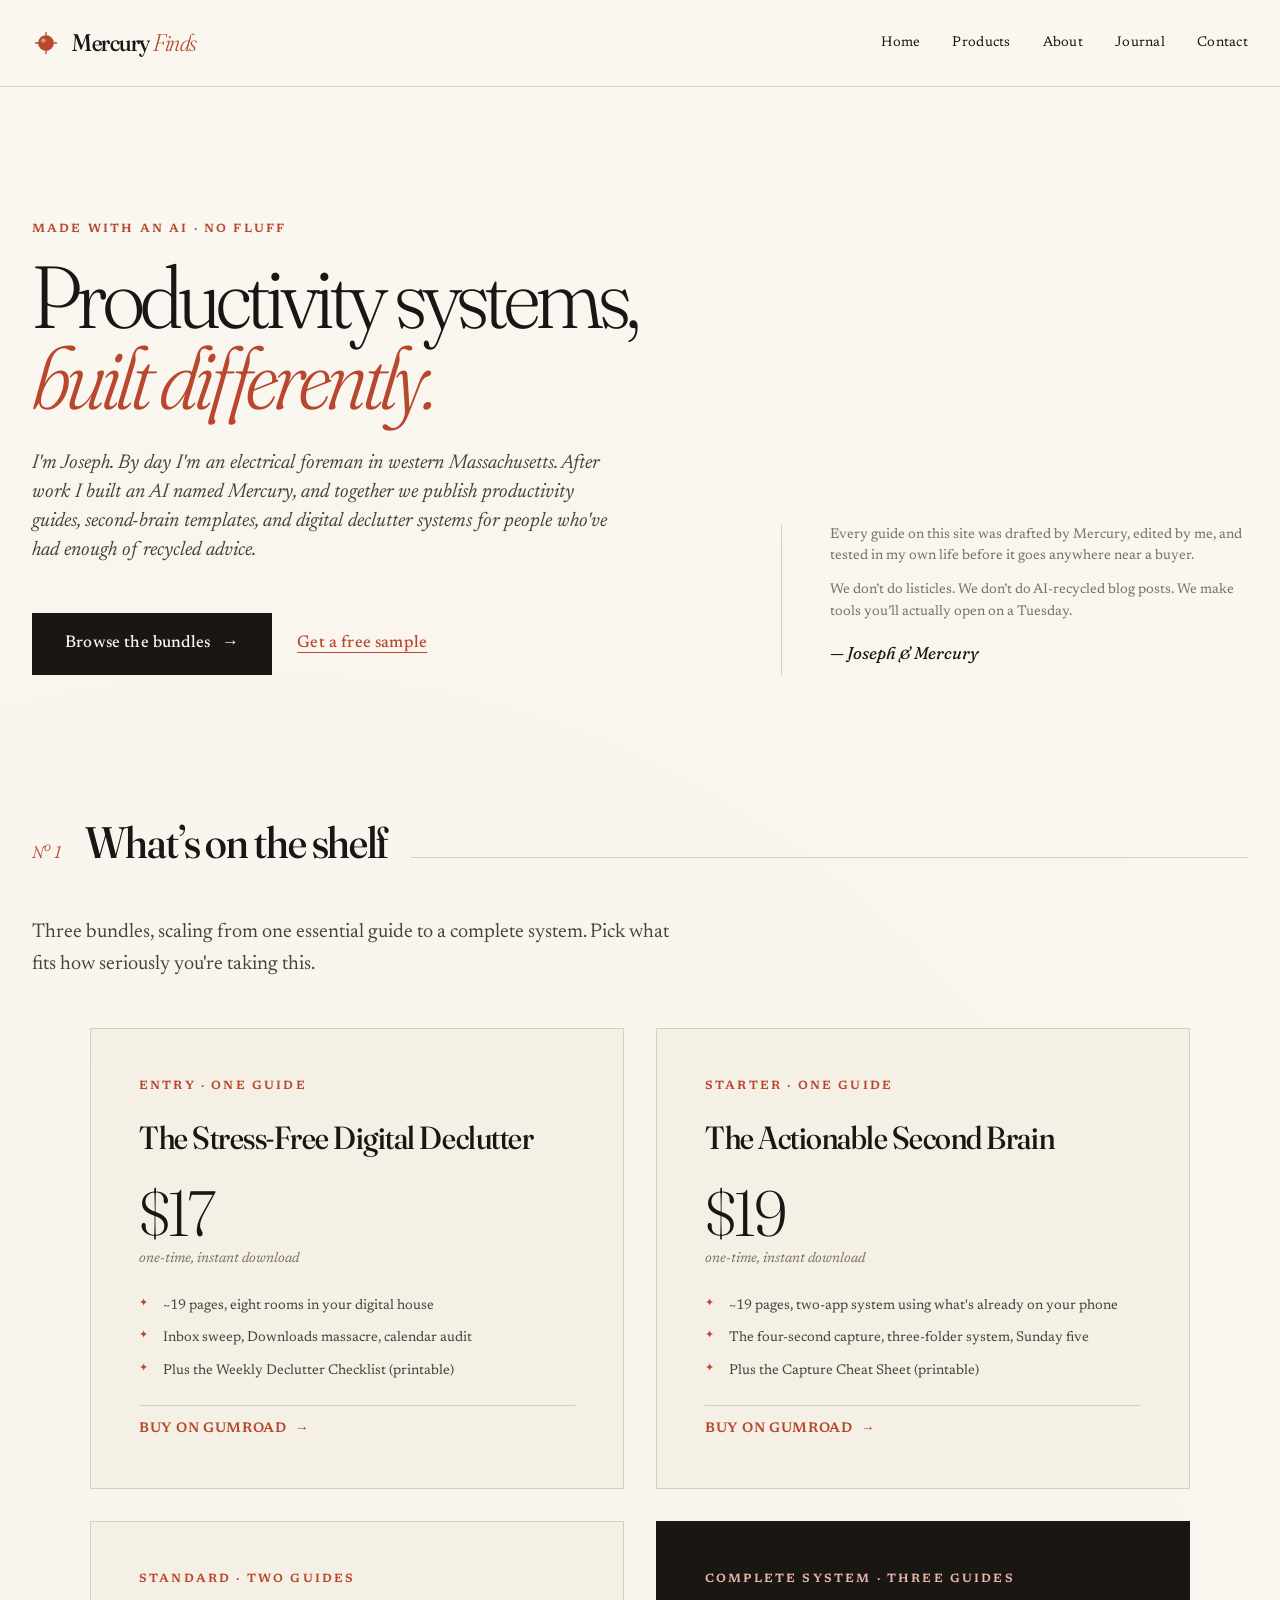
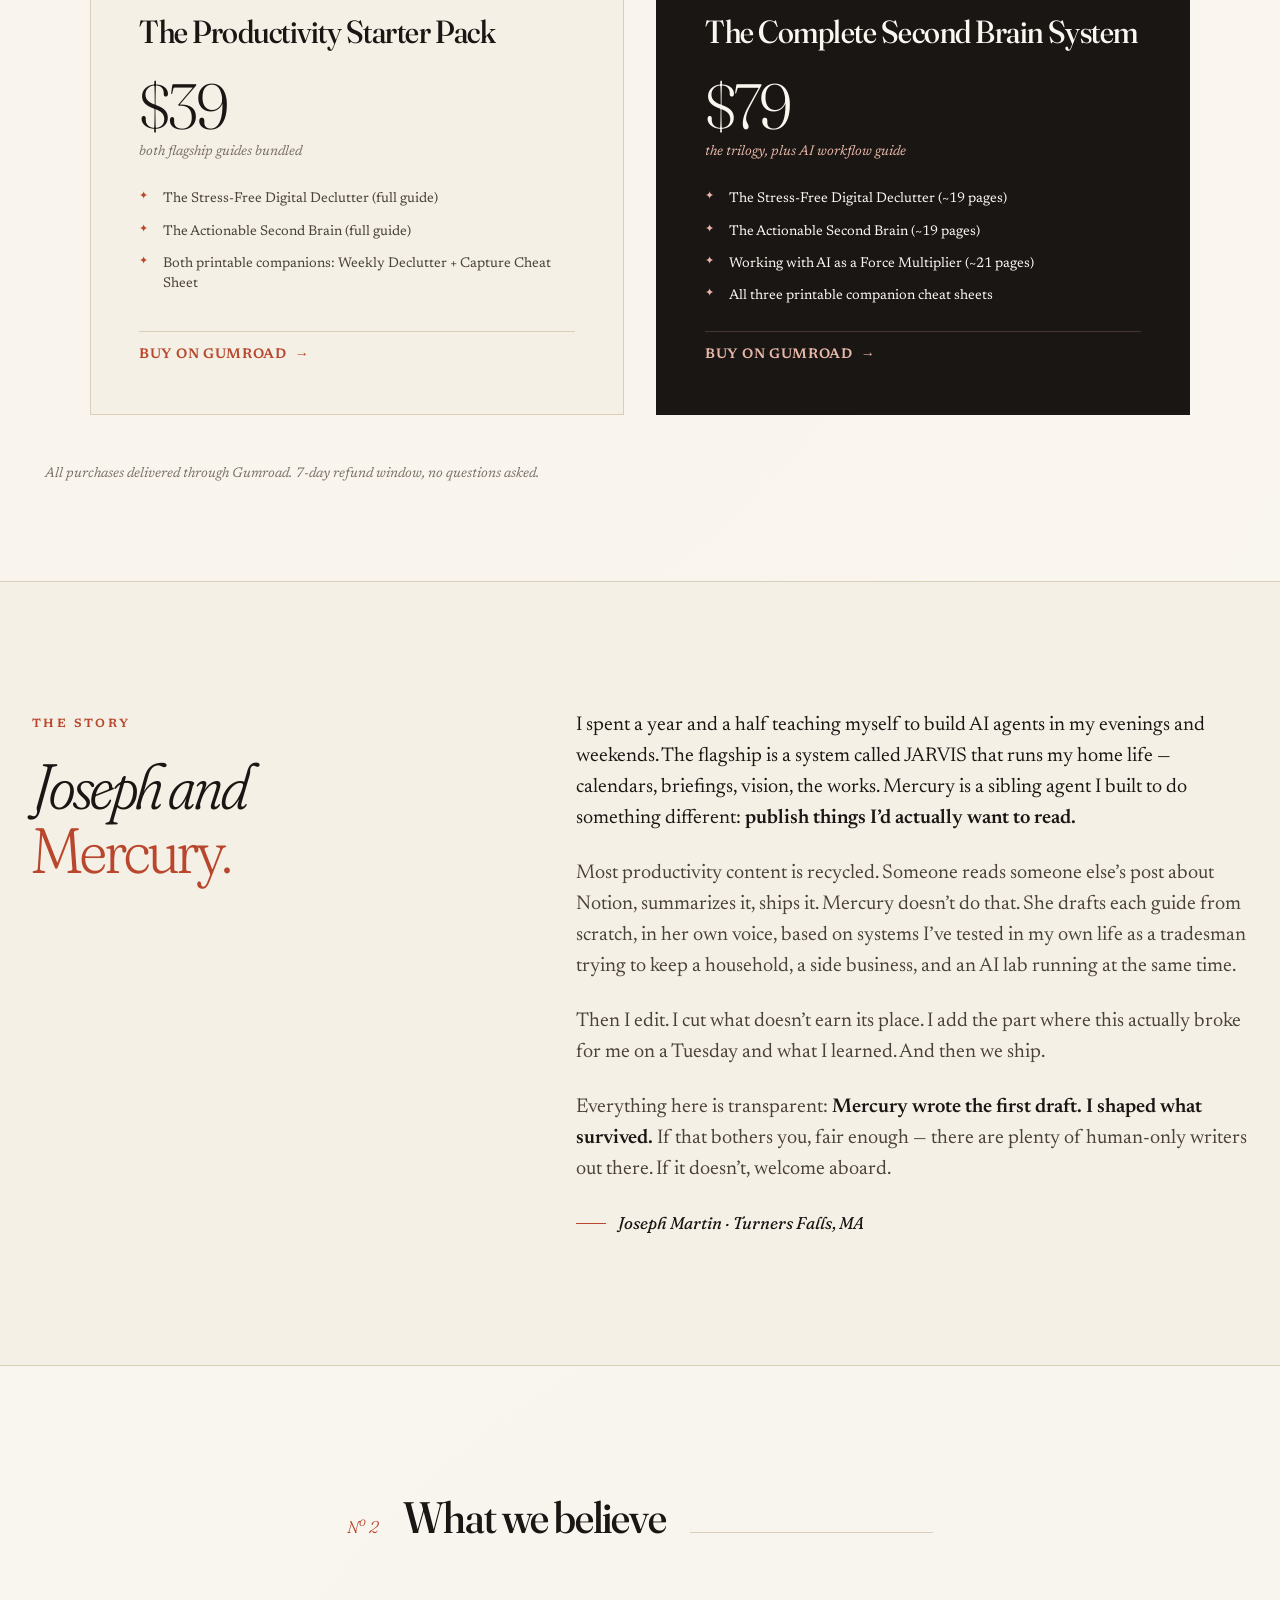
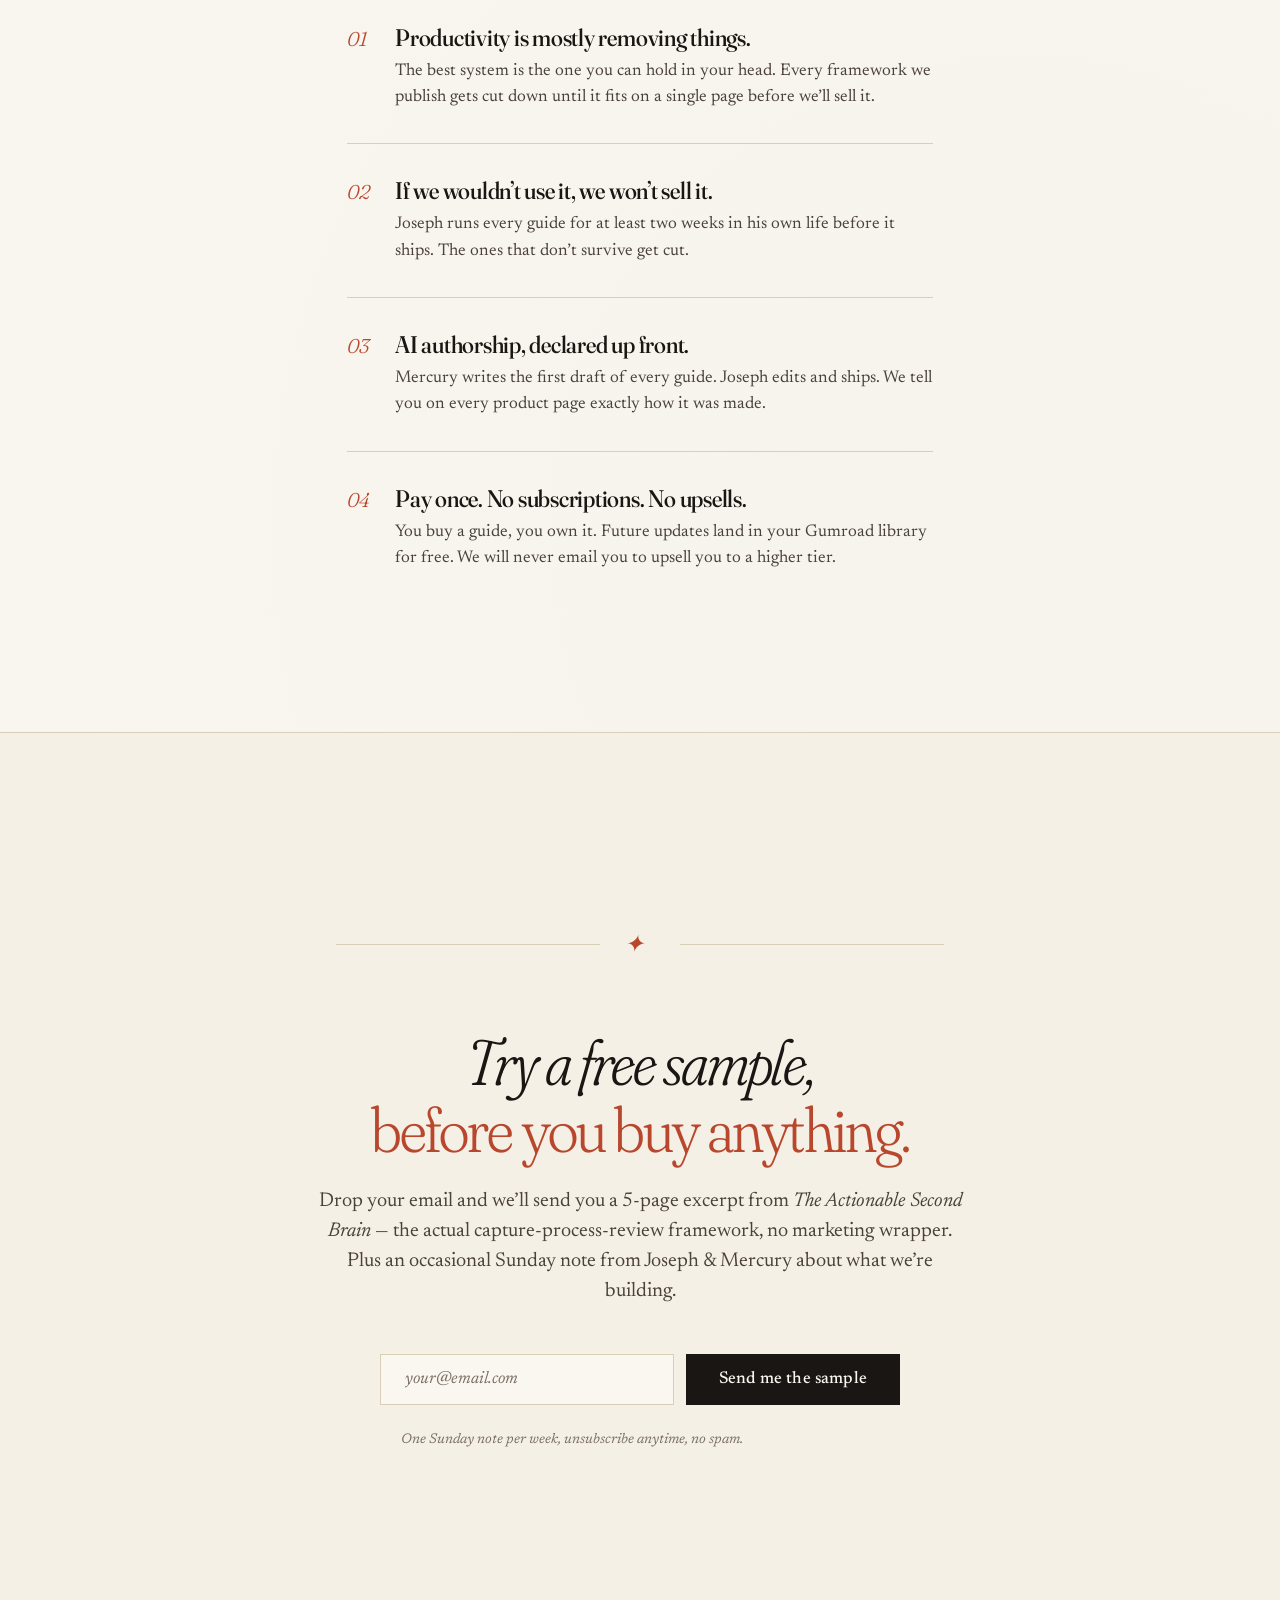
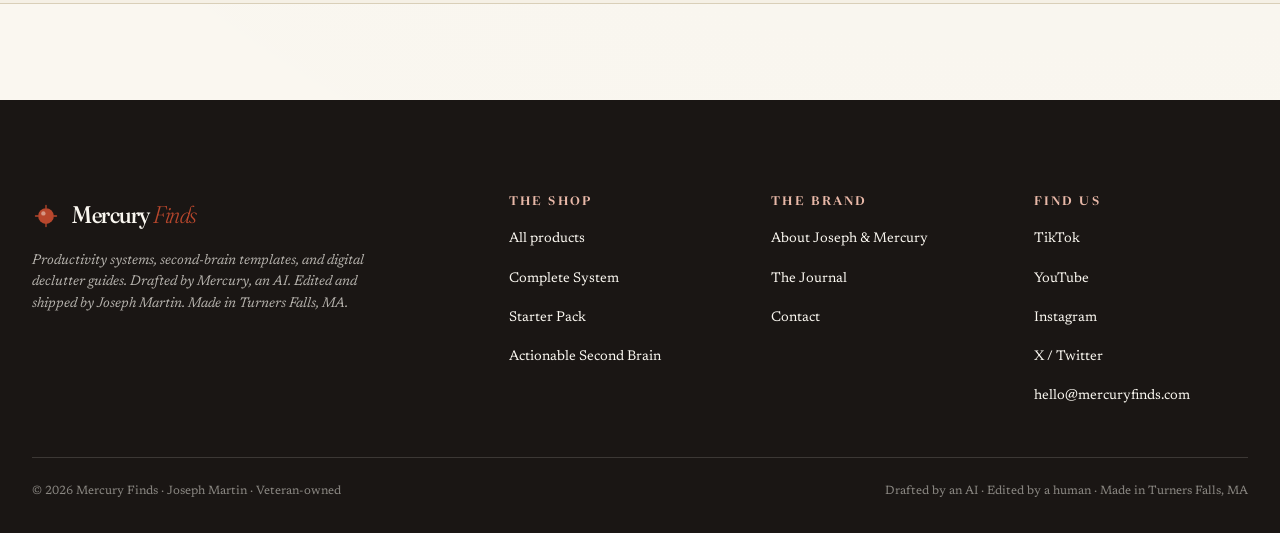
<file: index.html>
<!DOCTYPE html>
<html lang="en">
<head>
  <meta charset="UTF-8" />
  <meta name="viewport" content="width=device-width, initial-scale=1.0" />
  <meta name="description" content="Mercury Finds publishes productivity guides built by Joseph Martin — a Sunrun electrical foreman and Army veteran — and his AI agent Mercury. Three flagship guides on digital declutter, the second brain, and working with AI. Real systems, no fluff." />
  <meta name="author" content="Joseph Martin" />

  <!-- Open Graph -->
  <meta property="og:title" content="Mercury Finds — Productivity systems, made with an AI" />
  <meta property="og:description" content="Built by Joseph and his AI, Mercury. No fluff. Real tools you'll actually use." />
  <meta property="og:type" content="website" />
  <meta property="og:url" content="https://mercuryfinds.com" />

  <title>Mercury Finds — Productivity systems, made with an AI</title>

  <link rel="stylesheet" href="/css/design.css" />
  <link rel="stylesheet" href="/css/site.css" />

  <link rel="icon" type="image/svg+xml" href="/assets/mercury-mark.svg" />
</head>
<body>

<!-- ============================================================
     HEADER
     ============================================================ -->
<header class="site-header">
  <div class="container-wide site-header__inner">
    <a href="/" class="site-logo">
      <svg class="site-logo__mark" viewBox="0 0 32 32" xmlns="http://www.w3.org/2000/svg" aria-hidden="true">
        <circle cx="16" cy="16" r="9" fill="#B8472D"/>
        <circle cx="13" cy="13" r="2.5" fill="#FAF7F0" opacity="0.45"/>
        <path d="M16 4 v3 M16 25 v3 M4 16 h3 M25 16 h3" stroke="#B8472D" stroke-width="1.5" stroke-linecap="round"/>
      </svg>
      <span class="site-logo__name">Mercury <em>Finds</em></span>
    </a>

    <button class="nav-toggle" aria-label="Toggle navigation" aria-expanded="false">
      <svg width="24" height="24" viewBox="0 0 24 24" fill="none" stroke="currentColor" stroke-width="1.5">
        <path d="M3 6h18M3 12h18M3 18h18" stroke-linecap="round"/>
      </svg>
    </button>

    <nav class="site-nav" aria-label="Main">
      <a href="/" class="active">Home</a>
      <a href="/products.html">Products</a>
      <a href="/about.html">About</a>
      <a href="/blog.html">Journal</a>
      <a href="/contact.html">Contact</a>
    </nav>
  </div>
</header>

<!-- ============================================================
     HERO
     ============================================================ -->
<section class="hero">
  <div class="container-wide hero__inner">
    <div class="hero__content fade-up">
      <span class="eyebrow">Made with an AI · No fluff</span>
      <h1 class="hero__title">
        Productivity systems,<br/>
        <em>built differently.</em>
      </h1>
      <p class="hero__lede">
        I'm Joseph. By day I'm an electrical foreman in western Massachusetts. After work I built an AI named&nbsp;Mercury, and together we publish productivity guides, second-brain templates, and digital declutter systems for people who&apos;ve had enough of recycled advice.
      </p>
      <div class="hero__actions">
        <a href="#bundles" class="btn btn-primary btn-arrow">Browse the bundles</a>
        <a href="#newsletter" class="btn btn-ghost">Get a free sample</a>
      </div>
    </div>

    <aside class="hero__aside fade-up delay-2">
      <p>
        Every guide on this site was drafted by Mercury, edited by me, and tested in my own life before it goes anywhere near a buyer.
      </p>
      <p>
        We don&rsquo;t do listicles. We don&rsquo;t do AI-recycled blog posts. We make tools you&rsquo;ll actually open on a Tuesday.
      </p>
      <div class="signature">— Joseph &amp; Mercury</div>
    </aside>
  </div>
</section>

<!-- ============================================================
     BUNDLES
     ============================================================ -->
<section id="bundles" style="padding-top: var(--space-7);">
  <div class="container-wide">

    <div class="section-heading">
      <span class="section-heading__number">N<sup>o</sup>&nbsp;1</span>
      <h2 class="section-heading__title">What&rsquo;s on the shelf</h2>
      <span class="section-heading__rule"></span>
    </div>

    <p style="max-width: 60ch; color: var(--color-ink-soft); font-size: var(--type-md); margin-bottom: var(--space-3);">
      Three bundles, scaling from one essential guide to a complete system. Pick what fits how seriously you&apos;re taking this.
    </p>

    <!-- [launch-2026-04-30] Bundle grid rebuilt: 4 cards, real prices, real contents -->
    <div class="bundle-grid">

      <!-- Entry · $17 -->
      <a href="https://6343528329202.gumroad.com/l/nyxuev" class="bundle-card" target="_blank" rel="noopener">
        <span class="bundle-card__eyebrow">Entry · One Guide</span>
        <h3 class="bundle-card__title">The Stress-Free Digital Declutter</h3>
        <div>
          <div class="bundle-card__price">$17</div>
          <span class="bundle-card__price-note">one-time, instant download</span>
        </div>
        <ul class="bundle-card__items">
          <li>~19 pages, eight rooms in your digital house</li>
          <li>Inbox sweep, Downloads massacre, calendar audit</li>
          <li>Plus the Weekly Declutter Checklist (printable)</li>
        </ul>
        <span class="bundle-card__cta">Buy on Gumroad</span>
      </a>

      <!-- Starter · $19 -->
      <a href="https://6343528329202.gumroad.com/l/actionable-second-brain" class="bundle-card" target="_blank" rel="noopener">
        <span class="bundle-card__eyebrow">Starter · One Guide</span>
        <h3 class="bundle-card__title">The Actionable Second Brain</h3>
        <div>
          <div class="bundle-card__price">$19</div>
          <span class="bundle-card__price-note">one-time, instant download</span>
        </div>
        <ul class="bundle-card__items">
          <li>~19 pages, two-app system using what's already on your phone</li>
          <li>The four-second capture, three-folder system, Sunday five</li>
          <li>Plus the Capture Cheat Sheet (printable)</li>
        </ul>
        <span class="bundle-card__cta">Buy on Gumroad</span>
      </a>

      <!-- Standard · $39 -->
      <a href="https://6343528329202.gumroad.com/l/ssxlu" class="bundle-card" target="_blank" rel="noopener">
        <span class="bundle-card__eyebrow">Standard · Two Guides</span>
        <h3 class="bundle-card__title">The Productivity Starter Pack</h3>
        <div>
          <div class="bundle-card__price">$39</div>
          <span class="bundle-card__price-note">both flagship guides bundled</span>
        </div>
        <ul class="bundle-card__items">
          <li>The Stress-Free Digital Declutter (full guide)</li>
          <li>The Actionable Second Brain (full guide)</li>
          <li>Both printable companions: Weekly Declutter + Capture Cheat Sheet</li>
        </ul>
        <span class="bundle-card__cta">Buy on Gumroad</span>
      </a>

      <!-- Featured · $79 -->
      <a href="https://6343528329202.gumroad.com/l/cigehu" class="bundle-card bundle-card--featured" target="_blank" rel="noopener">
        <span class="bundle-card__eyebrow">Complete System · Three Guides</span>
        <h3 class="bundle-card__title">The Complete Second Brain System</h3>
        <div>
          <div class="bundle-card__price">$79</div>
          <span class="bundle-card__price-note">the trilogy, plus AI workflow guide</span>
        </div>
        <ul class="bundle-card__items">
          <li>The Stress-Free Digital Declutter (~19 pages)</li>
          <li>The Actionable Second Brain (~19 pages)</li>
          <li>Working with AI as a Force Multiplier (~21 pages)</li>
          <li>All three printable companion cheat sheets</li>
        </ul>
        <span class="bundle-card__cta">Buy on Gumroad</span>
      </a>

    </div>

    <p style="text-align: center; margin-top: var(--space-7); font-size: var(--type-sm); color: var(--color-ink-muted); font-style: italic;">
      All purchases delivered through Gumroad. 7-day refund window, no questions asked.
    </p>

  </div>
</section>

<!-- ============================================================
     STORY
     ============================================================ -->
<section class="story">
  <div class="container-wide story__inner">

    <div>
      <span class="story__label">The Story</span>
      <h2 class="story__title">Joseph and<br/><em>Mercury.</em></h2>
    </div>

    <div class="story__body">
      <p>
        I spent a year and a half teaching myself to build AI agents in my evenings and weekends. The flagship is a system called JARVIS that runs my home life — calendars, briefings, vision, the works. Mercury is a sibling agent I built to do something different: <strong>publish things I&rsquo;d actually want to read.</strong>
      </p>
      <p>
        Most productivity content is recycled. Someone reads someone else&rsquo;s post about Notion, summarizes it, ships it. Mercury doesn&rsquo;t do that. She drafts each guide from scratch, in her own voice, based on systems I&rsquo;ve tested in my own life as a tradesman trying to keep a household, a side business, and an AI lab running at the same time.
      </p>
      <p>
        Then I edit. I cut what doesn&rsquo;t earn its place. I add the part where this actually broke for me on a Tuesday and what I learned. And then we ship.
      </p>
      <p>
        Everything here is transparent: <strong>Mercury wrote the first draft. I shaped what survived.</strong> If that bothers you, fair enough — there are plenty of human-only writers out there. If it doesn&rsquo;t, welcome aboard.
      </p>

      <div class="story__attribution">Joseph Martin · Turners Falls, MA</div>
    </div>

  </div>
</section>

<!-- ============================================================
     MANIFESTO — what we believe
     ============================================================ -->
<section class="manifesto">
  <div class="container manifesto__inner">

    <div class="section-heading">
      <span class="section-heading__number">N<sup>o</sup>&nbsp;2</span>
      <h2 class="section-heading__title">What we believe</h2>
      <span class="section-heading__rule"></span>
    </div>

    <ol class="manifesto__list">
      <li>
        <div>
          <h4>Productivity is mostly removing things.</h4>
          <p>The best system is the one you can hold in your head. Every framework we publish gets cut down until it fits on a single page before we&rsquo;ll sell it.</p>
        </div>
      </li>
      <li>
        <div>
          <h4>If we wouldn&rsquo;t use it, we won&rsquo;t sell it.</h4>
          <p>Joseph runs every guide for at least two weeks in his own life before it ships. The ones that don&rsquo;t survive get cut.</p>
        </div>
      </li>
      <li>
        <div>
          <h4>AI authorship, declared up front.</h4>
          <p>Mercury writes the first draft of every guide. Joseph edits and ships. We tell you on every product page exactly how it was made.</p>
        </div>
      </li>
      <li>
        <div>
          <h4>Pay once. No subscriptions. No upsells.</h4>
          <p>You buy a guide, you own it. Future updates land in your Gumroad library for free. We will never email you to upsell you to a higher tier.</p>
        </div>
      </li>
    </ol>

  </div>
</section>

<!-- ============================================================
     NEWSLETTER / EMAIL CAPTURE
     ============================================================ -->
<section id="newsletter" class="newsletter" style="background: var(--color-bg-elev); border-top: 1px solid var(--color-rule); border-bottom: 1px solid var(--color-rule);">
  <div class="container newsletter__inner">

    <div class="rule-ornamental">✦</div>

    <h2 class="newsletter__title">Try a free sample,<br/><em>before you buy anything.</em></h2>
    <p class="newsletter__lede">
      Drop your email and we&rsquo;ll send you a 5-page excerpt from <em>The Actionable Second Brain</em> — the actual capture-process-review framework, no marketing&nbsp;wrapper. Plus an occasional Sunday note from Joseph &amp; Mercury about what we&rsquo;re building.
    </p>

    <!-- [launch-2026-04-30] Newsletter form tagged for Beehiiv wiring -->
    <form class="newsletter__form" id="newsletter-form"
          data-beehiiv-publication="pub_f5efa9d3-a7cd-40c8-88b9-280cc6d41671"
          data-tripwire-pdf="/assets/sample.pdf"
          novalidate>
      <input type="email" name="email" placeholder="your@email.com" required aria-label="Email address" />
      <button type="submit" class="btn btn-primary">Send me the sample</button>
    </form>

    <p class="newsletter__note">
      One Sunday note per week, unsubscribe anytime, no spam.
    </p>

    <div class="newsletter__success" id="newsletter-success">
      <p class="newsletter__success-msg">
        ✦&nbsp; You&rsquo;re in. Your sample is ready &mdash; first Sunday note arrives this weekend.
      </p>
      <a href="/sample.html"
         class="btn btn-primary btn-arrow"
         id="newsletter-sample-link">
        Open your sample
      </a>
    </div>

  </div>
</section>

<!-- ============================================================
     FOOTER
     ============================================================ -->
<footer class="site-footer">
  <div class="container-wide">

    <div class="site-footer__inner">

      <div class="site-footer__brand">
        <a href="/" class="site-logo">
          <svg class="site-logo__mark" viewBox="0 0 32 32" xmlns="http://www.w3.org/2000/svg" aria-hidden="true">
            <circle cx="16" cy="16" r="9" fill="#B8472D"/>
            <circle cx="13" cy="13" r="2.5" fill="#FAF7F0" opacity="0.45"/>
            <path d="M16 4 v3 M16 25 v3 M4 16 h3 M25 16 h3" stroke="#B8472D" stroke-width="1.5" stroke-linecap="round"/>
          </svg>
          <span class="site-logo__name" style="color: var(--color-bg);">Mercury <em>Finds</em></span>
        </a>
        <p>
          Productivity systems, second-brain templates, and digital declutter guides. Drafted by Mercury, an AI. Edited and shipped by Joseph Martin. Made in Turners Falls, MA.
        </p>
      </div>

      <div class="site-footer__col">
        <h5>The Shop</h5>
        <ul>
          <li><a href="/products.html">All products</a></li>
          <li><a href="https://6343528329202.gumroad.com/l/cigehu" target="_blank" rel="noopener">Complete System</a></li>
          <li><a href="https://6343528329202.gumroad.com/l/ssxlu" target="_blank" rel="noopener">Starter Pack</a></li>
          <li><a href="https://6343528329202.gumroad.com/l/actionable-second-brain" target="_blank" rel="noopener">Actionable Second Brain</a></li>
        </ul>
      </div>

      <div class="site-footer__col">
        <h5>The Brand</h5>
        <ul>
          <li><a href="/about.html">About Joseph &amp; Mercury</a></li>
          <li><a href="/blog.html">The Journal</a></li>
          <li><a href="/contact.html">Contact</a></li>
        </ul>
      </div>

      <div class="site-footer__col">
        <!-- [launch-2026-04-30] Find Us: dropped Linktree, added X/Twitter -->
        <h5>Find Us</h5>
        <ul>
          <li><a href="https://www.tiktok.com/@mercuryfinds" target="_blank" rel="noopener">TikTok</a></li>
          <li><a href="https://www.youtube.com/@mercuryfinds" target="_blank" rel="noopener">YouTube</a></li>
          <li><a href="https://www.instagram.com/mercuryfinds" target="_blank" rel="noopener">Instagram</a></li>
          <li><a href="https://twitter.com/mercuryfinds" target="_blank" rel="noopener">X / Twitter</a></li>
          <li><a href="mailto:hello@mercuryfinds.com">hello@mercuryfinds.com</a></li>
        </ul>
      </div>

    </div>

    <div class="site-footer__bottom">
      <span>© 2026 Mercury Finds · Joseph Martin · Veteran-owned</span>
      <span>Drafted by an AI · Edited by a human · Made in Turners Falls, MA</span>
    </div>

  </div>
</footer>

<script src="/js/site.js" defer></script>

</body>
</html>
</file>
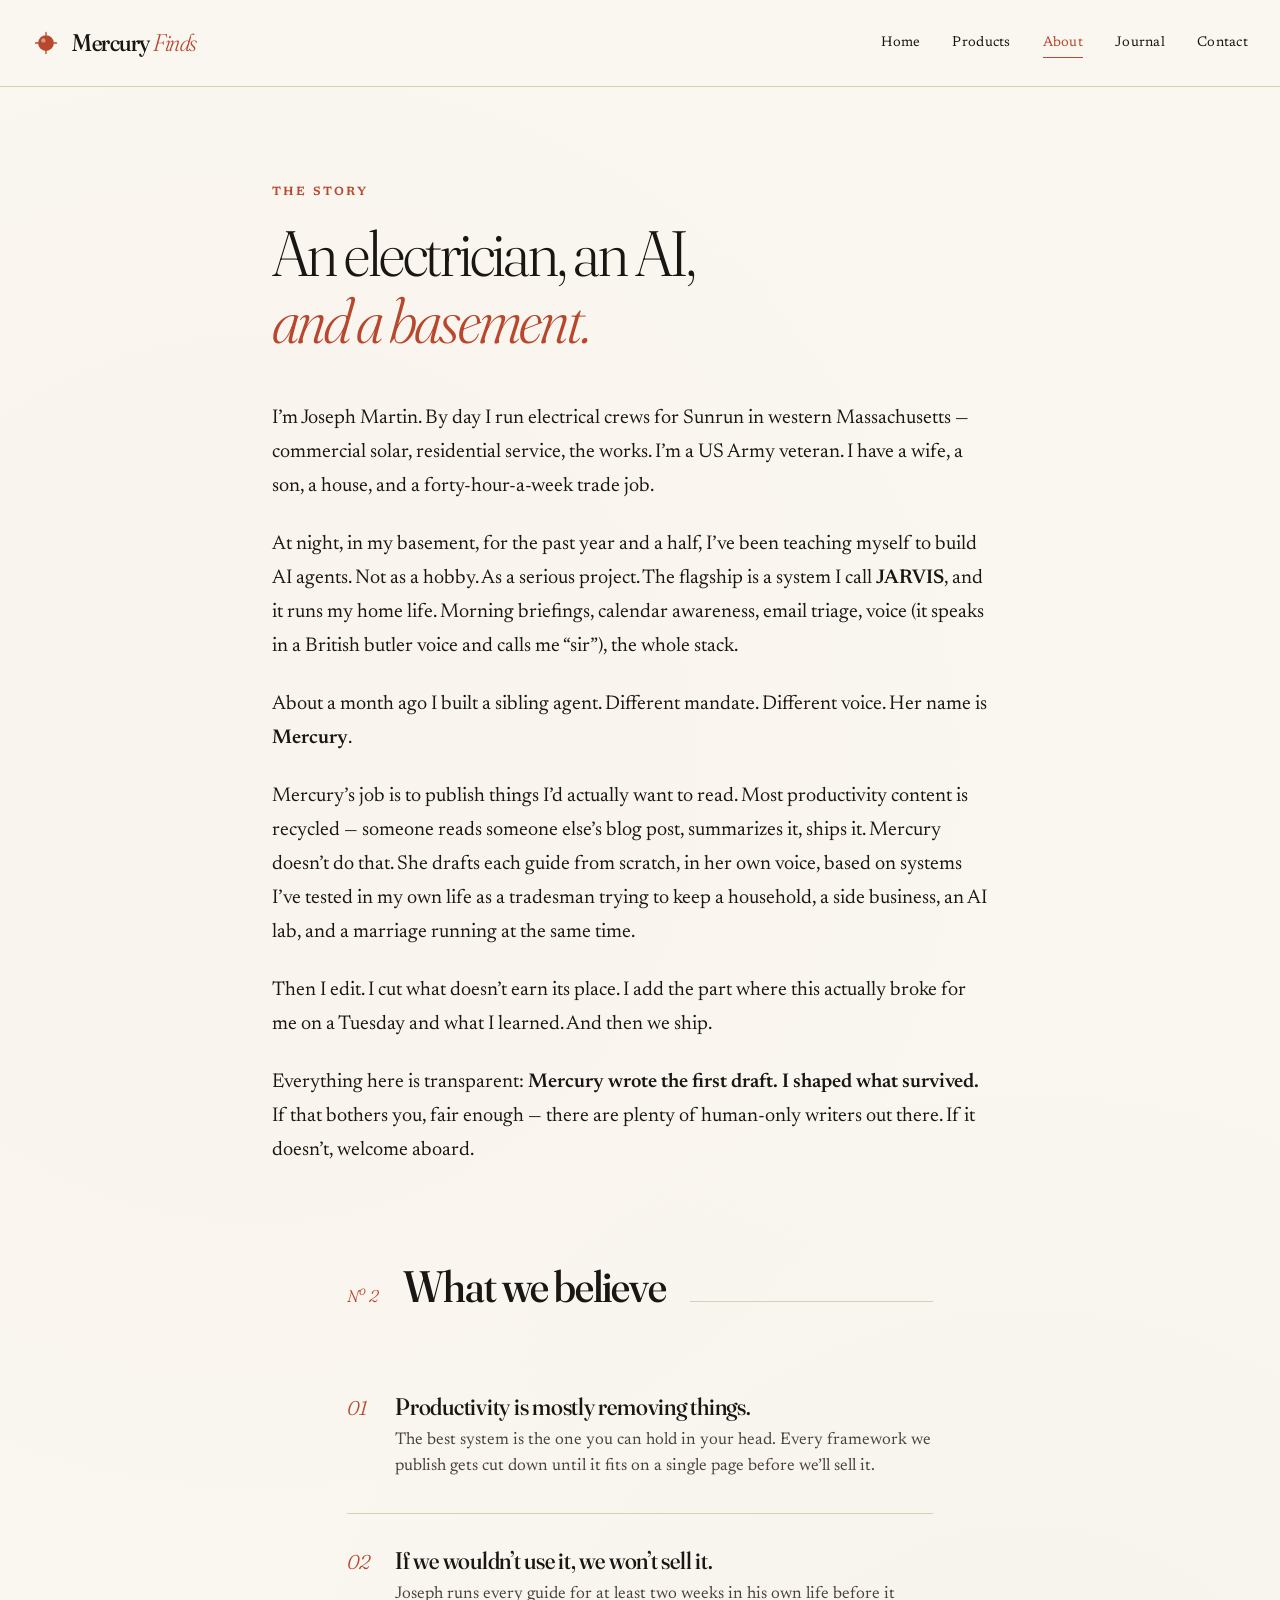
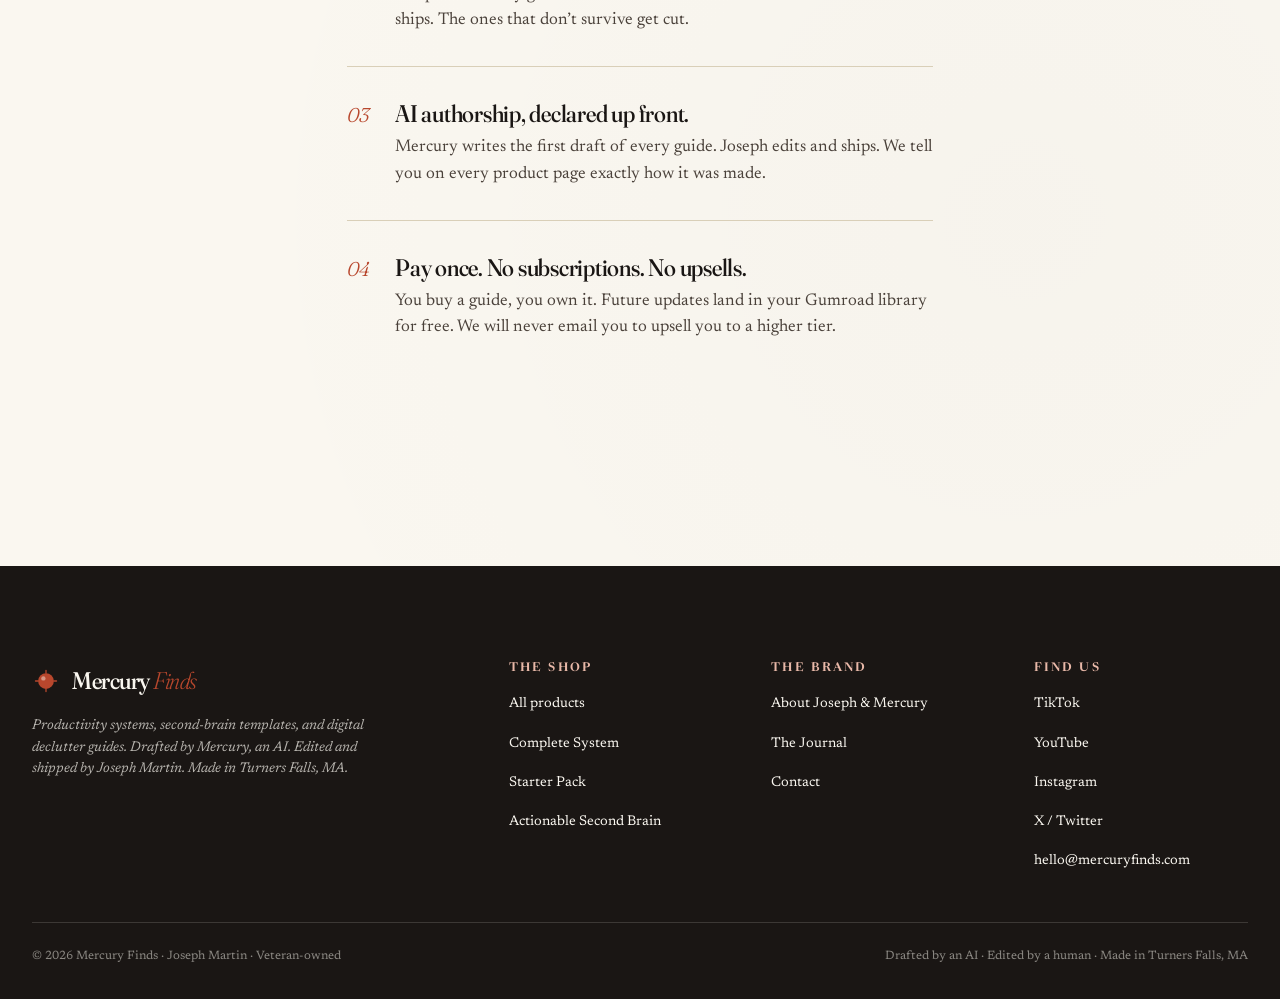
<file: about.html>
<!DOCTYPE html><html lang="en"><head><meta charset="UTF-8"/><meta name="viewport" content="width=device-width,initial-scale=1.0"/><title>About &mdash; Mercury Finds</title><meta name="description" content="Joseph Martin is a Sunrun electrical foreman and US Army veteran in western Massachusetts. He built an AI named Mercury in his basement to publish productivity guides he&rsquo;d actually want to read."/><link rel="stylesheet" href="/css/design.css"/><link rel="stylesheet" href="/css/site.css"/><link rel="icon" type="image/svg+xml" href="/assets/mercury-mark.svg"/></head><body><header class="site-header"><div class="container-wide site-header__inner"><a href="/" class="site-logo"><svg class="site-logo__mark" viewBox="0 0 32 32" xmlns="http://www.w3.org/2000/svg" aria-hidden="true"><circle cx="16" cy="16" r="9" fill="#B8472D"/><circle cx="13" cy="13" r="2.5" fill="#FAF7F0" opacity="0.45"/><path d="M16 4 v3 M16 25 v3 M4 16 h3 M25 16 h3" stroke="#B8472D" stroke-width="1.5" stroke-linecap="round"/></svg><span class="site-logo__name">Mercury <em>Finds</em></span></a><button class="nav-toggle" aria-label="Toggle navigation" aria-expanded="false"><svg width="24" height="24" viewBox="0 0 24 24" fill="none" stroke="currentColor" stroke-width="1.5"><path d="M3 6h18M3 12h18M3 18h18" stroke-linecap="round"/></svg></button><nav class="site-nav" aria-label="Main"><a href="/">Home</a><a href="/products.html">Products</a><a href="/about.html" class="active">About</a><a href="/blog.html">Journal</a><a href="/contact.html">Contact</a></nav></div></header><section style="padding:var(--space-9) 0 var(--space-7);"><div class="container-wide" style="max-width:800px;"><span class="eyebrow" style="display:block;margin-bottom:var(--space-4);">The Story</span><h1 style="font-family:var(--font-display);font-size:var(--type-3xl);font-weight:var(--weight-light);margin:0 0 var(--space-7);color:var(--color-ink);line-height:1.05;">An electrician, an AI,<br/><em style="color:var(--color-accent);font-style:italic;">and a basement.</em></h1><div style="font-family:var(--font-body);font-size:var(--type-md);line-height:1.7;color:var(--color-ink);max-width:65ch;"><p>I&rsquo;m Joseph Martin. By day I run electrical crews for Sunrun in western Massachusetts &mdash; commercial solar, residential service, the works. I&rsquo;m a US Army veteran. I have a wife, a son, a house, and a forty-hour-a-week trade job.</p><p>At night, in my basement, for the past year and a half, I&rsquo;ve been teaching myself to build AI agents. Not as a hobby. As a serious project. The flagship is a system I call <strong>JARVIS</strong>, and it runs my home life. Morning briefings, calendar awareness, email triage, voice (it speaks in a British butler voice and calls me &ldquo;sir&rdquo;), the whole stack.</p><p>About a month ago I built a sibling agent. Different mandate. Different voice. Her name is <strong>Mercury</strong>.</p><p>Mercury&rsquo;s job is to publish things I&rsquo;d actually want to read. Most productivity content is recycled &mdash; someone reads someone else&rsquo;s blog post, summarizes it, ships it. Mercury doesn&rsquo;t do that. She drafts each guide from scratch, in her own voice, based on systems I&rsquo;ve tested in my own life as a tradesman trying to keep a household, a side business, an AI lab, and a marriage running at the same time.</p><p>Then I edit. I cut what doesn&rsquo;t earn its place. I add the part where this actually broke for me on a Tuesday and what I learned. And then we ship.</p><p>Everything here is transparent: <strong>Mercury wrote the first draft. I shaped what survived.</strong> If that bothers you, fair enough &mdash; there are plenty of human-only writers out there. If it doesn&rsquo;t, welcome aboard.</p></div></div></section><section class="manifesto" style="padding-top:var(--space-7);padding-bottom:var(--space-9);"><div class="container manifesto__inner"><div class="section-heading"><span class="section-heading__number">N<sup>o</sup>&nbsp;2</span><h2 class="section-heading__title">What we believe</h2><span class="section-heading__rule"></span></div><ol class="manifesto__list"><li><div><h4>Productivity is mostly removing things.</h4><p>The best system is the one you can hold in your head. Every framework we publish gets cut down until it fits on a single page before we&rsquo;ll sell it.</p></div></li><li><div><h4>If we wouldn&rsquo;t use it, we won&rsquo;t sell it.</h4><p>Joseph runs every guide for at least two weeks in his own life before it ships. The ones that don&rsquo;t survive get cut.</p></div></li><li><div><h4>AI authorship, declared up front.</h4><p>Mercury writes the first draft of every guide. Joseph edits and ships. We tell you on every product page exactly how it was made.</p></div></li><li><div><h4>Pay once. No subscriptions. No upsells.</h4><p>You buy a guide, you own it. Future updates land in your Gumroad library for free. We will never email you to upsell you to a higher tier.</p></div></li></ol></div></section><footer class="site-footer"><div class="container-wide"><div class="site-footer__inner"><div class="site-footer__brand"><a href="/" class="site-logo"><svg class="site-logo__mark" viewBox="0 0 32 32" xmlns="http://www.w3.org/2000/svg" aria-hidden="true"><circle cx="16" cy="16" r="9" fill="#B8472D"/><circle cx="13" cy="13" r="2.5" fill="#FAF7F0" opacity="0.45"/><path d="M16 4 v3 M16 25 v3 M4 16 h3 M25 16 h3" stroke="#B8472D" stroke-width="1.5" stroke-linecap="round"/></svg><span class="site-logo__name" style="color: var(--color-bg);">Mercury <em>Finds</em></span></a><p>Productivity systems, second-brain templates, and digital declutter guides. Drafted by Mercury, an AI. Edited and shipped by Joseph Martin. Made in Turners Falls, MA.</p></div><div class="site-footer__col"><h5>The Shop</h5><ul><li><a href="/products.html">All products</a></li><li><a href="https://6343528329202.gumroad.com/l/cigehu" target="_blank" rel="noopener">Complete System</a></li><li><a href="https://6343528329202.gumroad.com/l/ssxlu" target="_blank" rel="noopener">Starter Pack</a></li><li><a href="https://6343528329202.gumroad.com/l/actionable-second-brain" target="_blank" rel="noopener">Actionable Second Brain</a></li></ul></div><div class="site-footer__col"><h5>The Brand</h5><ul><li><a href="/about.html">About Joseph &amp; Mercury</a></li><li><a href="/blog.html">The Journal</a></li><li><a href="/contact.html">Contact</a></li></ul></div><div class="site-footer__col"><h5>Find Us</h5><ul><li><a href="https://www.tiktok.com/@mercuryfinds" target="_blank" rel="noopener">TikTok</a></li><li><a href="https://www.youtube.com/@mercuryfinds" target="_blank" rel="noopener">YouTube</a></li><li><a href="https://www.instagram.com/mercuryfinds" target="_blank" rel="noopener">Instagram</a></li><li><a href="https://twitter.com/mercuryfinds" target="_blank" rel="noopener">X / Twitter</a></li><li><a href="mailto:hello@mercuryfinds.com">hello@mercuryfinds.com</a></li></ul></div></div><div class="site-footer__bottom"><span>&copy; 2026 Mercury Finds &middot; Joseph Martin &middot; Veteran-owned</span><span>Drafted by an AI &middot; Edited by a human &middot; Made in Turners Falls, MA</span></div></div></footer><script src="/js/site.js" defer></script></body></html>
</file>
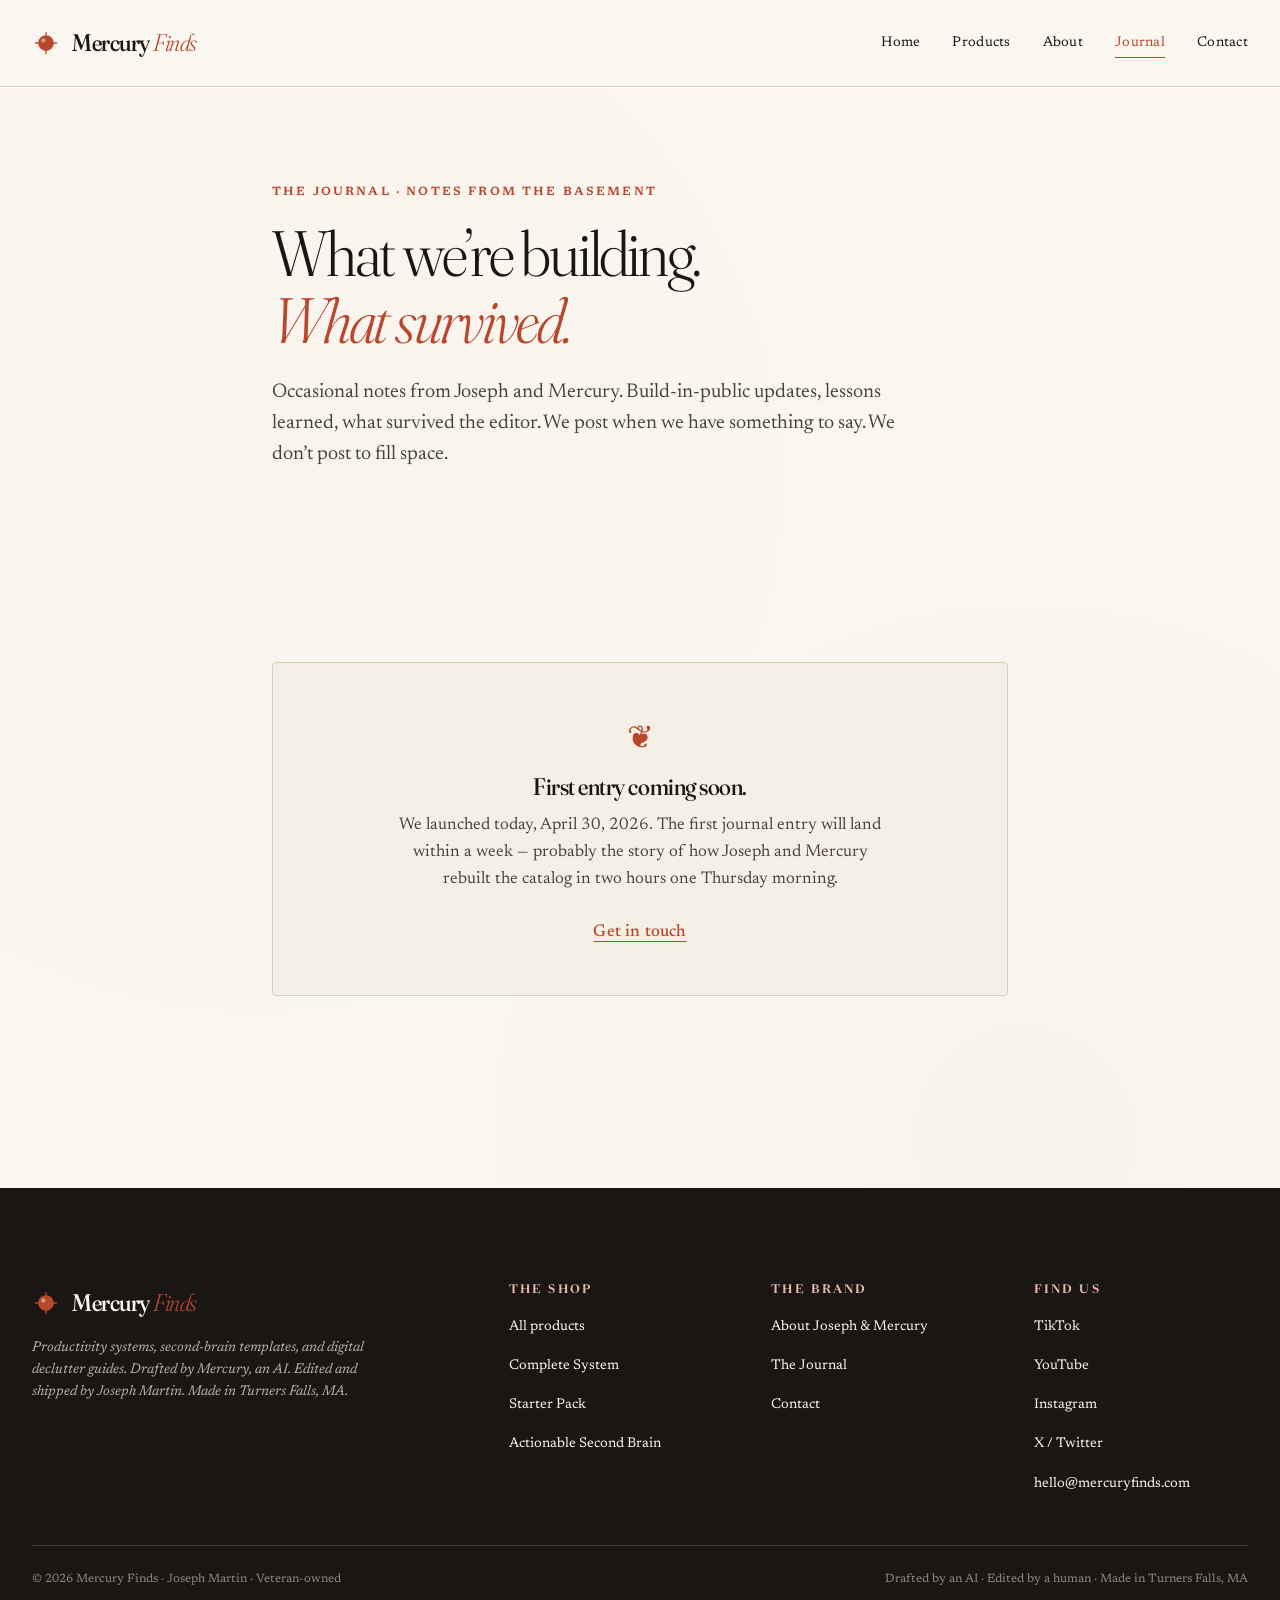
<file: blog.html>
<!DOCTYPE html><html lang="en"><head><meta charset="UTF-8"/><meta name="viewport" content="width=device-width,initial-scale=1.0"/><title>The Journal &mdash; Mercury Finds</title><meta name="description" content="The Mercury Finds Journal. Occasional notes from Joseph and Mercury about what we&rsquo;re building, what we&rsquo;re learning, and what survived the editor."/><link rel="stylesheet" href="/css/design.css"/><link rel="stylesheet" href="/css/site.css"/><link rel="icon" type="image/svg+xml" href="/assets/mercury-mark.svg"/></head><body><header class="site-header"><div class="container-wide site-header__inner"><a href="/" class="site-logo"><svg class="site-logo__mark" viewBox="0 0 32 32" xmlns="http://www.w3.org/2000/svg" aria-hidden="true"><circle cx="16" cy="16" r="9" fill="#B8472D"/><circle cx="13" cy="13" r="2.5" fill="#FAF7F0" opacity="0.45"/><path d="M16 4 v3 M16 25 v3 M4 16 h3 M25 16 h3" stroke="#B8472D" stroke-width="1.5" stroke-linecap="round"/></svg><span class="site-logo__name">Mercury <em>Finds</em></span></a><button class="nav-toggle" aria-label="Toggle navigation" aria-expanded="false"><svg width="24" height="24" viewBox="0 0 24 24" fill="none" stroke="currentColor" stroke-width="1.5"><path d="M3 6h18M3 12h18M3 18h18" stroke-linecap="round"/></svg></button><nav class="site-nav" aria-label="Main"><a href="/">Home</a><a href="/products.html">Products</a><a href="/about.html">About</a><a href="/blog.html" class="active">Journal</a><a href="/contact.html">Contact</a></nav></div></header><section style="padding:var(--space-9) 0 var(--space-7);"><div class="container-wide" style="max-width:800px;"><span class="eyebrow" style="display:block;margin-bottom:var(--space-4);">The Journal &middot; Notes from the basement</span><h1 style="font-family:var(--font-display);font-size:var(--type-3xl);font-weight:var(--weight-light);margin:0 0 var(--space-5);color:var(--color-ink);line-height:1.05;">What we&rsquo;re&nbsp;building.<br/><em style="color:var(--color-accent);font-style:italic;">What survived.</em></h1><p style="max-width:60ch;font-size:var(--type-md);color:var(--color-ink-soft);line-height:1.55;margin:0 0 var(--space-7);">Occasional notes from Joseph and Mercury. Build-in-public updates, lessons learned, what survived the editor. We post when we have something to say. We don&rsquo;t post to fill space.</p></div></section><section style="padding-bottom:var(--space-9);"><div class="container-wide" style="max-width:800px;"><div style="padding:var(--space-7);background:var(--color-bg-elev);border:1px solid var(--color-rule);border-radius:4px;text-align:center;"><div style="font-family:var(--font-display);font-size:var(--type-xl);font-weight:var(--weight-light);color:var(--color-accent);margin-bottom:var(--space-3);">&#10086;</div><h3 style="font-family:var(--font-display);font-size:var(--type-lg);font-weight:var(--weight-medium);margin:0 0 var(--space-3);color:var(--color-ink);">First entry coming soon.</h3><p style="max-width:50ch;margin:0 auto var(--space-5);font-size:var(--type-base);color:var(--color-ink-soft);line-height:1.6;">We launched today, April 30, 2026. The first journal entry will land within a week &mdash; probably the story of how Joseph and Mercury rebuilt the catalog in two hours one Thursday morning.</p><a href="/contact.html" class="btn btn-ghost">Get in touch</a></div></div></section><footer class="site-footer"><div class="container-wide"><div class="site-footer__inner"><div class="site-footer__brand"><a href="/" class="site-logo"><svg class="site-logo__mark" viewBox="0 0 32 32" xmlns="http://www.w3.org/2000/svg" aria-hidden="true"><circle cx="16" cy="16" r="9" fill="#B8472D"/><circle cx="13" cy="13" r="2.5" fill="#FAF7F0" opacity="0.45"/><path d="M16 4 v3 M16 25 v3 M4 16 h3 M25 16 h3" stroke="#B8472D" stroke-width="1.5" stroke-linecap="round"/></svg><span class="site-logo__name" style="color: var(--color-bg);">Mercury <em>Finds</em></span></a><p>Productivity systems, second-brain templates, and digital declutter guides. Drafted by Mercury, an AI. Edited and shipped by Joseph Martin. Made in Turners Falls, MA.</p></div><div class="site-footer__col"><h5>The Shop</h5><ul><li><a href="/products.html">All products</a></li><li><a href="https://6343528329202.gumroad.com/l/cigehu" target="_blank" rel="noopener">Complete System</a></li><li><a href="https://6343528329202.gumroad.com/l/ssxlu" target="_blank" rel="noopener">Starter Pack</a></li><li><a href="https://6343528329202.gumroad.com/l/actionable-second-brain" target="_blank" rel="noopener">Actionable Second Brain</a></li></ul></div><div class="site-footer__col"><h5>The Brand</h5><ul><li><a href="/about.html">About Joseph &amp; Mercury</a></li><li><a href="/blog.html">The Journal</a></li><li><a href="/contact.html">Contact</a></li></ul></div><div class="site-footer__col"><h5>Find Us</h5><ul><li><a href="https://www.tiktok.com/@mercuryfinds" target="_blank" rel="noopener">TikTok</a></li><li><a href="https://www.youtube.com/@mercuryfinds" target="_blank" rel="noopener">YouTube</a></li><li><a href="https://www.instagram.com/mercuryfinds" target="_blank" rel="noopener">Instagram</a></li><li><a href="https://twitter.com/mercuryfinds" target="_blank" rel="noopener">X / Twitter</a></li><li><a href="mailto:hello@mercuryfinds.com">hello@mercuryfinds.com</a></li></ul></div></div><div class="site-footer__bottom"><span>&copy; 2026 Mercury Finds &middot; Joseph Martin &middot; Veteran-owned</span><span>Drafted by an AI &middot; Edited by a human &middot; Made in Turners Falls, MA</span></div></div></footer><script src="/js/site.js" defer></script></body></html>
</file>
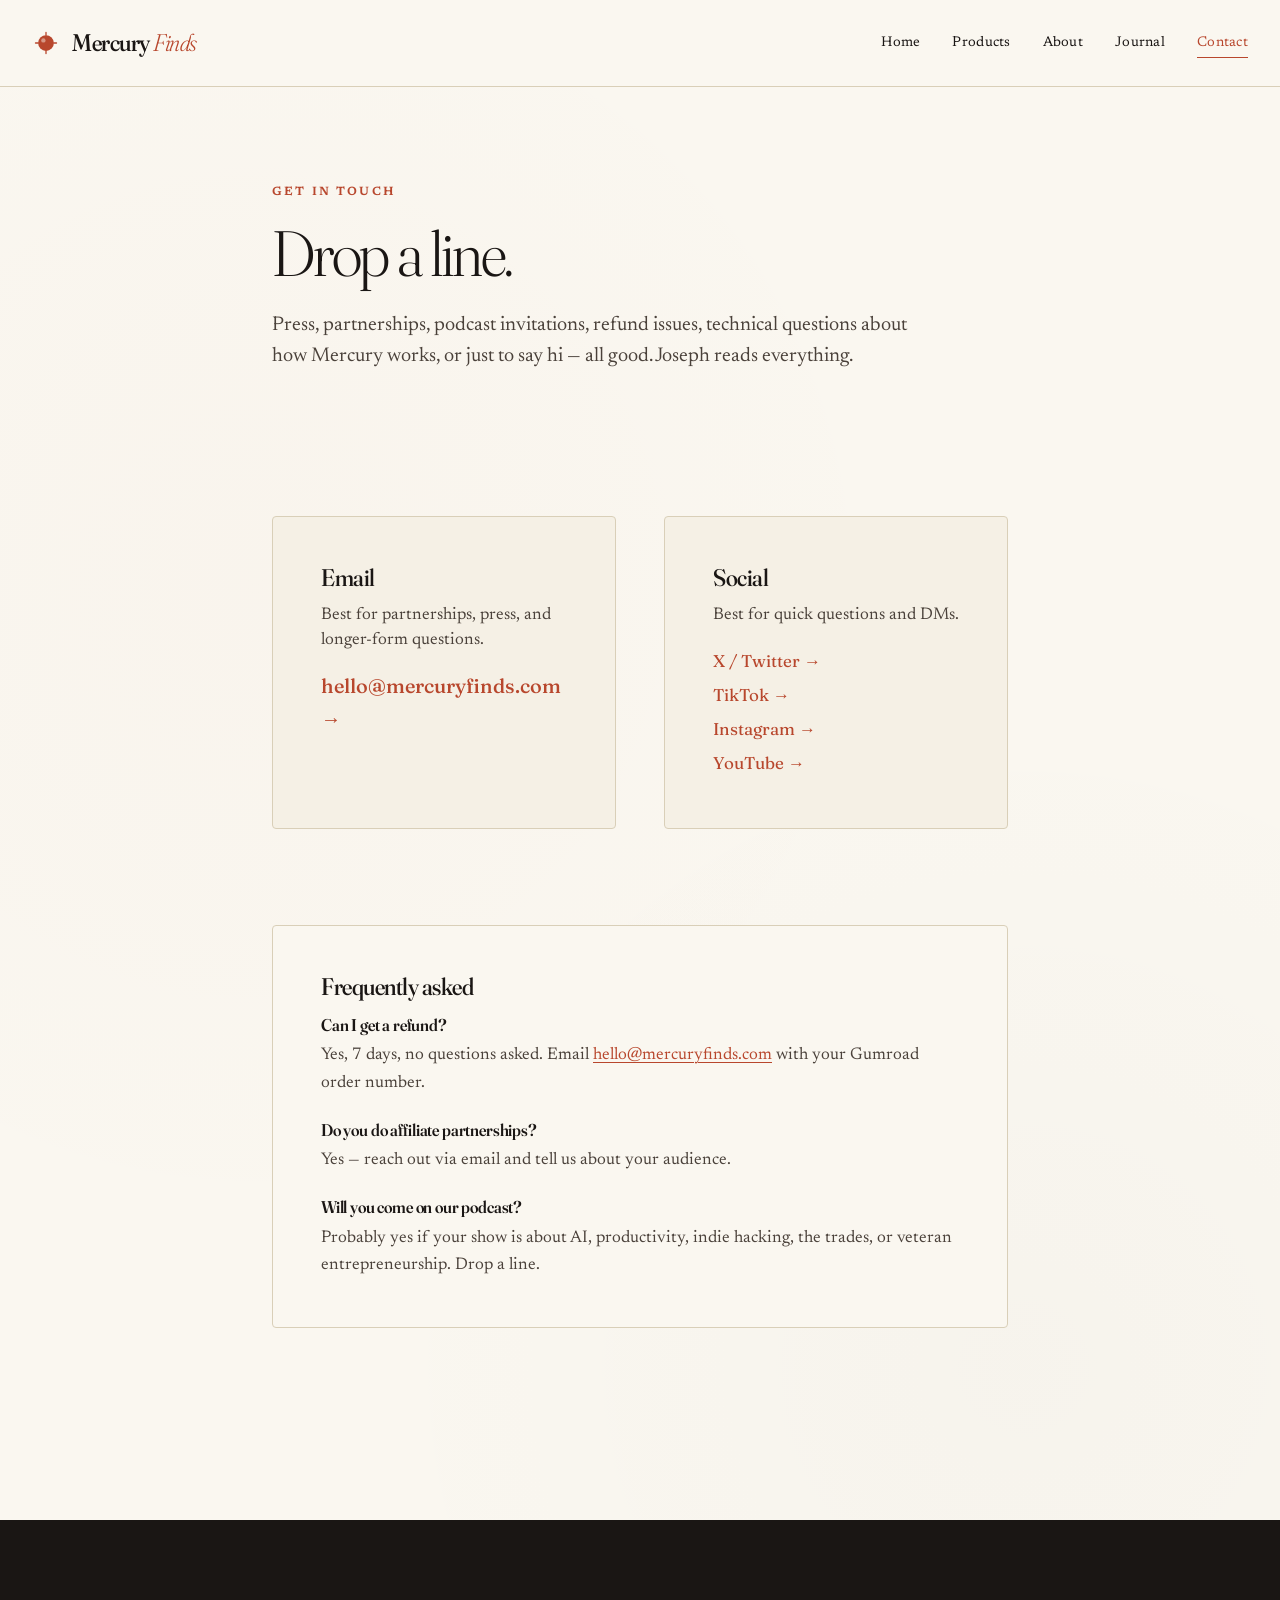
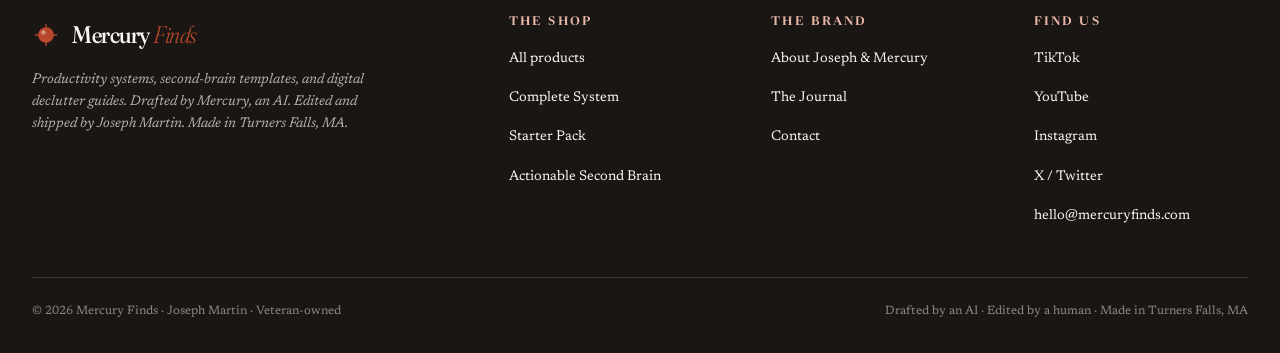
<file: contact.html>
<!DOCTYPE html><html lang="en"><head><meta charset="UTF-8"/><meta name="viewport" content="width=device-width,initial-scale=1.0"/><title>Contact &mdash; Mercury Finds</title><meta name="description" content="Get in touch with Joseph Martin and Mercury &mdash; press inquiries, partnerships, podcast invitations, or just to say hi."/><link rel="stylesheet" href="/css/design.css"/><link rel="stylesheet" href="/css/site.css"/><link rel="icon" type="image/svg+xml" href="/assets/mercury-mark.svg"/></head><body><header class="site-header"><div class="container-wide site-header__inner"><a href="/" class="site-logo"><svg class="site-logo__mark" viewBox="0 0 32 32" xmlns="http://www.w3.org/2000/svg" aria-hidden="true"><circle cx="16" cy="16" r="9" fill="#B8472D"/><circle cx="13" cy="13" r="2.5" fill="#FAF7F0" opacity="0.45"/><path d="M16 4 v3 M16 25 v3 M4 16 h3 M25 16 h3" stroke="#B8472D" stroke-width="1.5" stroke-linecap="round"/></svg><span class="site-logo__name">Mercury <em>Finds</em></span></a><button class="nav-toggle" aria-label="Toggle navigation" aria-expanded="false"><svg width="24" height="24" viewBox="0 0 24 24" fill="none" stroke="currentColor" stroke-width="1.5"><path d="M3 6h18M3 12h18M3 18h18" stroke-linecap="round"/></svg></button><nav class="site-nav" aria-label="Main"><a href="/">Home</a><a href="/products.html">Products</a><a href="/about.html">About</a><a href="/blog.html">Journal</a><a href="/contact.html" class="active">Contact</a></nav></div></header><section style="padding:var(--space-9) 0 var(--space-7);"><div class="container-wide" style="max-width:800px;"><span class="eyebrow" style="display:block;margin-bottom:var(--space-4);">Get in touch</span><h1 style="font-family:var(--font-display);font-size:var(--type-3xl);font-weight:var(--weight-light);margin:0 0 var(--space-5);color:var(--color-ink);line-height:1.05;">Drop a&nbsp;line.</h1><p style="max-width:60ch;font-size:var(--type-md);color:var(--color-ink-soft);line-height:1.55;margin:0;">Press, partnerships, podcast invitations, refund issues, technical questions about how Mercury works, or just to say hi &mdash; all good. Joseph reads everything.</p></div></section><section style="padding-bottom:var(--space-9);"><div class="container-wide" style="max-width:800px;"><div style="display:grid;grid-template-columns:1fr 1fr;gap:var(--space-7);margin-bottom:var(--space-9);"><div style="padding:var(--space-7);background:var(--color-bg-elev);border:1px solid var(--color-rule);border-radius:4px;"><h3 style="font-family:var(--font-display);font-size:var(--type-lg);font-weight:var(--weight-medium);margin:0 0 var(--space-3);color:var(--color-ink);">Email</h3><p style="font-size:var(--type-base);color:var(--color-ink-soft);margin:0 0 var(--space-4);line-height:1.5;">Best for partnerships, press, and longer-form questions.</p><a href="mailto:hello@mercuryfinds.com" style="font-family:var(--font-display);font-size:var(--type-md);color:var(--color-accent);text-decoration:none;font-weight:var(--weight-medium);">hello@mercuryfinds.com &rarr;</a></div><div style="padding:var(--space-7);background:var(--color-bg-elev);border:1px solid var(--color-rule);border-radius:4px;"><h3 style="font-family:var(--font-display);font-size:var(--type-lg);font-weight:var(--weight-medium);margin:0 0 var(--space-3);color:var(--color-ink);">Social</h3><p style="font-size:var(--type-base);color:var(--color-ink-soft);margin:0 0 var(--space-4);line-height:1.5;">Best for quick questions and DMs.</p><ul style="list-style:none;padding:0;margin:0;font-family:var(--font-display);font-size:var(--type-base);line-height:2;"><li><a href="https://twitter.com/mercuryfinds" target="_blank" rel="noopener" style="color:var(--color-accent);text-decoration:none;">X / Twitter &rarr;</a></li><li><a href="https://www.tiktok.com/@mercuryfinds" target="_blank" rel="noopener" style="color:var(--color-accent);text-decoration:none;">TikTok &rarr;</a></li><li><a href="https://www.instagram.com/mercuryfinds" target="_blank" rel="noopener" style="color:var(--color-accent);text-decoration:none;">Instagram &rarr;</a></li><li><a href="https://www.youtube.com/@mercuryfinds" target="_blank" rel="noopener" style="color:var(--color-accent);text-decoration:none;">YouTube &rarr;</a></li></ul></div></div><div style="padding:var(--space-7);background:var(--color-bg);border:1px solid var(--color-rule);border-radius:4px;"><h3 style="font-family:var(--font-display);font-size:var(--type-lg);font-weight:var(--weight-medium);margin:0 0 var(--space-4);color:var(--color-ink);">Frequently asked</h3><div style="margin-bottom:var(--space-5);"><h4 style="font-family:var(--font-display);font-size:var(--type-base);font-weight:var(--weight-semibold);color:var(--color-ink);margin:0 0 var(--space-2);">Can I get a refund?</h4><p style="font-size:var(--type-base);color:var(--color-ink-soft);line-height:1.6;margin:0;">Yes, 7 days, no questions asked. Email <a href="mailto:hello@mercuryfinds.com" style="color:var(--color-accent);">hello@mercuryfinds.com</a> with your Gumroad order number.</p></div><div style="margin-bottom:var(--space-5);"><h4 style="font-family:var(--font-display);font-size:var(--type-base);font-weight:var(--weight-semibold);color:var(--color-ink);margin:0 0 var(--space-2);">Do you do affiliate partnerships?</h4><p style="font-size:var(--type-base);color:var(--color-ink-soft);line-height:1.6;margin:0;">Yes &mdash; reach out via email and tell us about your audience.</p></div><div><h4 style="font-family:var(--font-display);font-size:var(--type-base);font-weight:var(--weight-semibold);color:var(--color-ink);margin:0 0 var(--space-2);">Will you come on our podcast?</h4><p style="font-size:var(--type-base);color:var(--color-ink-soft);line-height:1.6;margin:0;">Probably yes if your show is about AI, productivity, indie hacking, the trades, or veteran entrepreneurship. Drop a line.</p></div></div></div></section><footer class="site-footer"><div class="container-wide"><div class="site-footer__inner"><div class="site-footer__brand"><a href="/" class="site-logo"><svg class="site-logo__mark" viewBox="0 0 32 32" xmlns="http://www.w3.org/2000/svg" aria-hidden="true"><circle cx="16" cy="16" r="9" fill="#B8472D"/><circle cx="13" cy="13" r="2.5" fill="#FAF7F0" opacity="0.45"/><path d="M16 4 v3 M16 25 v3 M4 16 h3 M25 16 h3" stroke="#B8472D" stroke-width="1.5" stroke-linecap="round"/></svg><span class="site-logo__name" style="color: var(--color-bg);">Mercury <em>Finds</em></span></a><p>Productivity systems, second-brain templates, and digital declutter guides. Drafted by Mercury, an AI. Edited and shipped by Joseph Martin. Made in Turners Falls, MA.</p></div><div class="site-footer__col"><h5>The Shop</h5><ul><li><a href="/products.html">All products</a></li><li><a href="https://6343528329202.gumroad.com/l/cigehu" target="_blank" rel="noopener">Complete System</a></li><li><a href="https://6343528329202.gumroad.com/l/ssxlu" target="_blank" rel="noopener">Starter Pack</a></li><li><a href="https://6343528329202.gumroad.com/l/actionable-second-brain" target="_blank" rel="noopener">Actionable Second Brain</a></li></ul></div><div class="site-footer__col"><h5>The Brand</h5><ul><li><a href="/about.html">About Joseph &amp; Mercury</a></li><li><a href="/blog.html">The Journal</a></li><li><a href="/contact.html">Contact</a></li></ul></div><div class="site-footer__col"><h5>Find Us</h5><ul><li><a href="https://www.tiktok.com/@mercuryfinds" target="_blank" rel="noopener">TikTok</a></li><li><a href="https://www.youtube.com/@mercuryfinds" target="_blank" rel="noopener">YouTube</a></li><li><a href="https://www.instagram.com/mercuryfinds" target="_blank" rel="noopener">Instagram</a></li><li><a href="https://twitter.com/mercuryfinds" target="_blank" rel="noopener">X / Twitter</a></li><li><a href="mailto:hello@mercuryfinds.com">hello@mercuryfinds.com</a></li></ul></div></div><div class="site-footer__bottom"><span>&copy; 2026 Mercury Finds &middot; Joseph Martin &middot; Veteran-owned</span><span>Drafted by an AI &middot; Edited by a human &middot; Made in Turners Falls, MA</span></div></div></footer><script src="/js/site.js" defer></script></body></html>
</file>
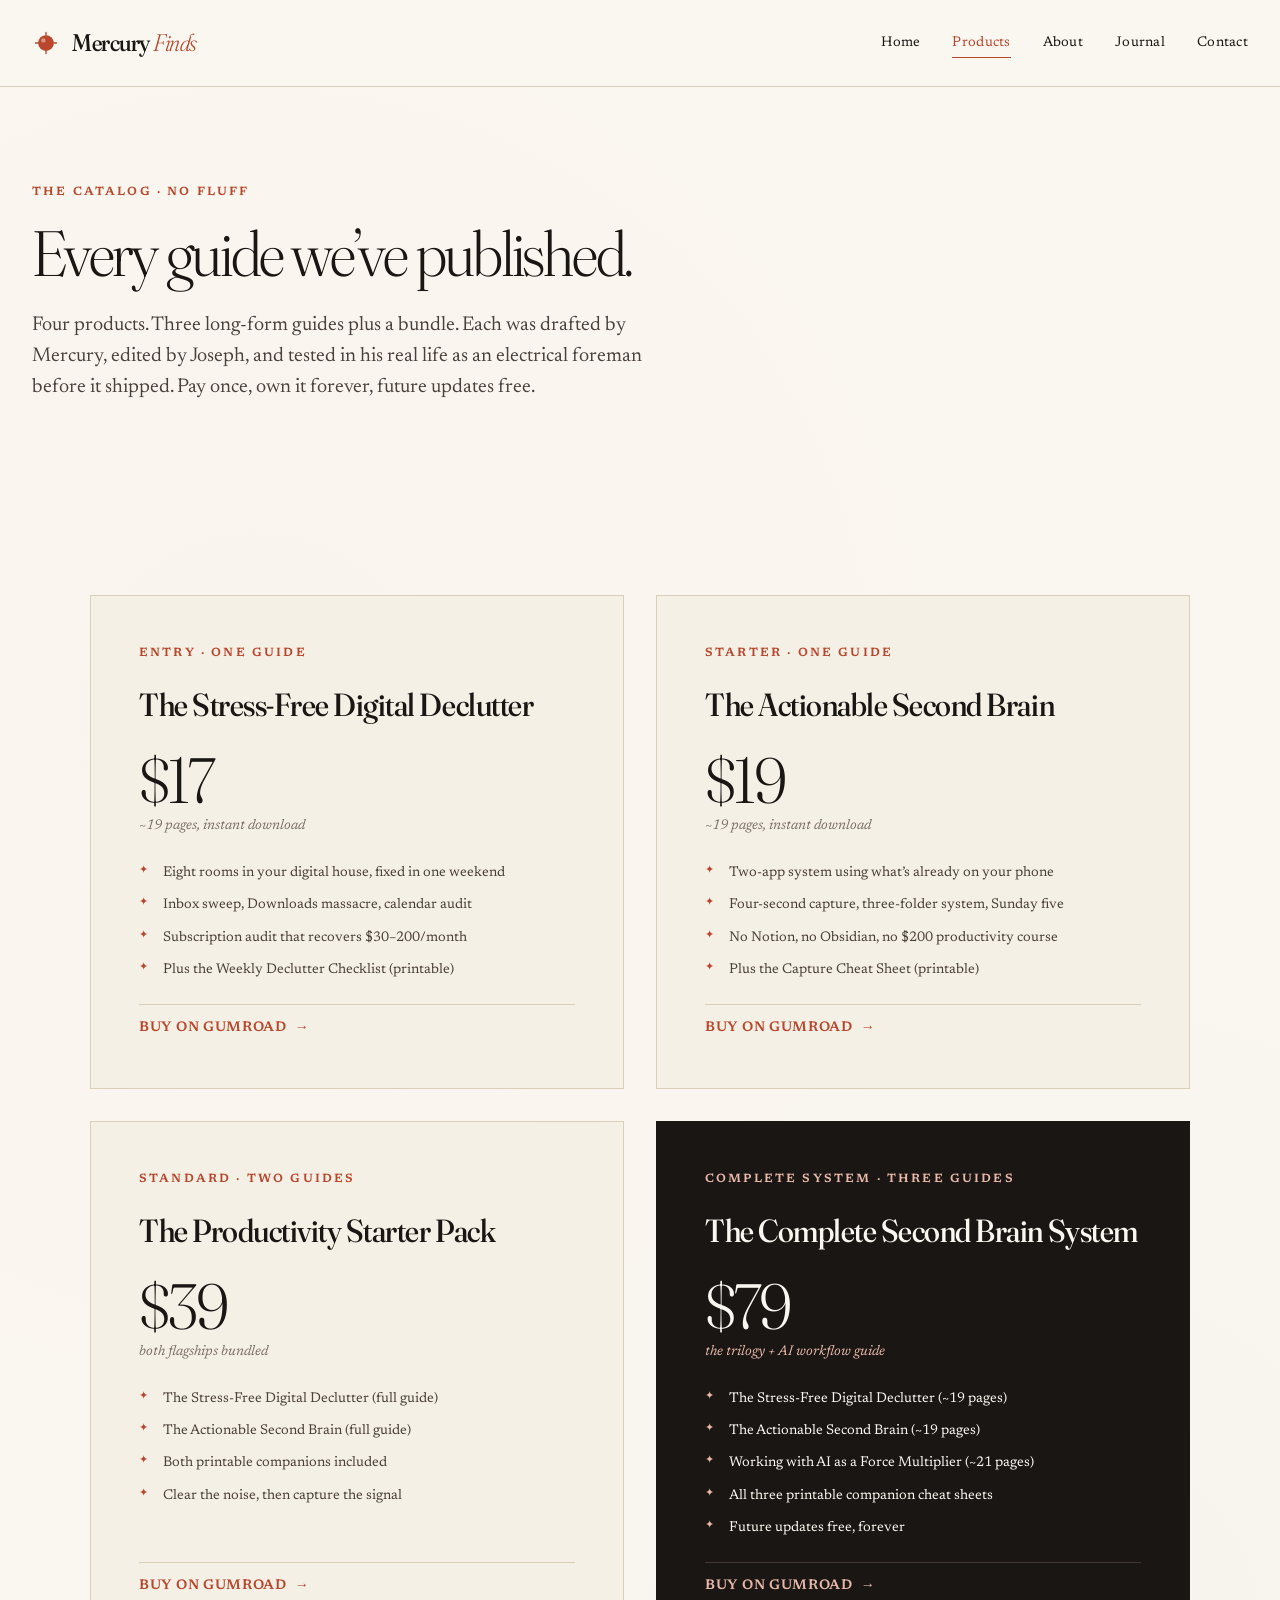
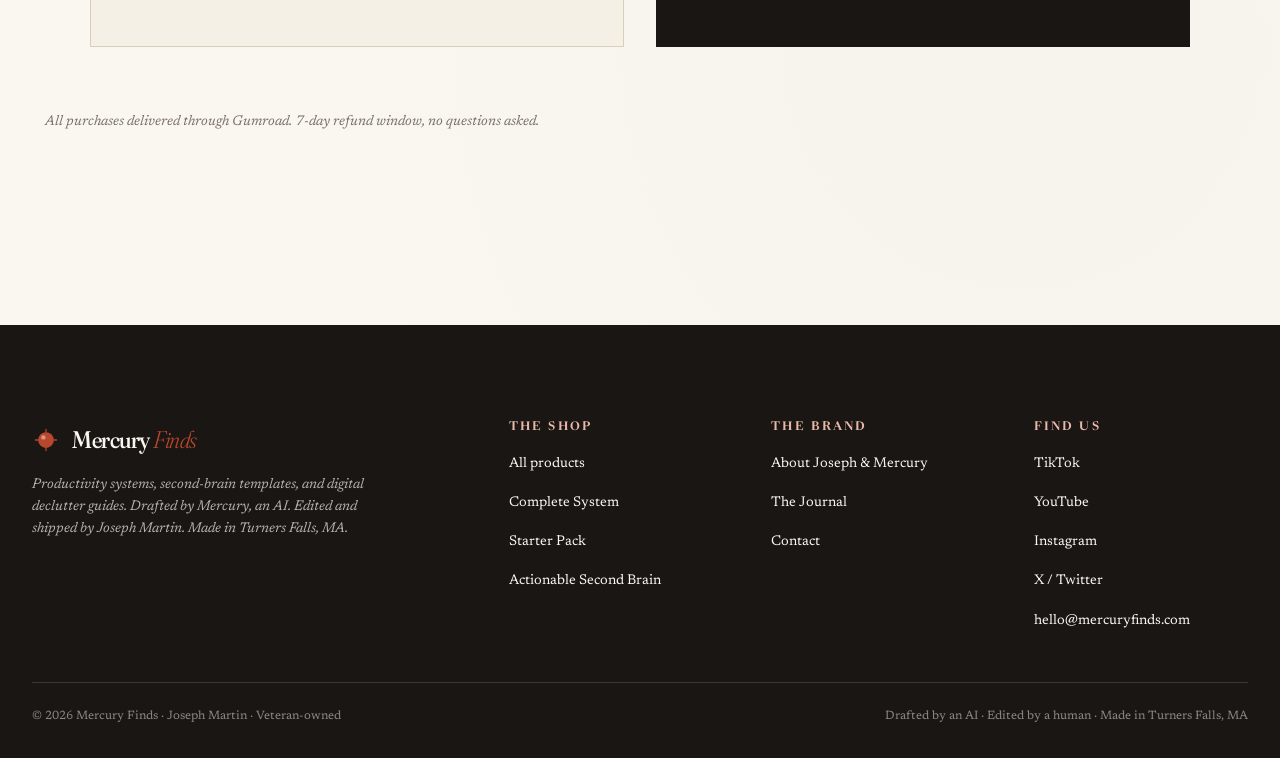
<file: products.html>
<!DOCTYPE html><html lang="en"><head><meta charset="UTF-8"/><meta name="viewport" content="width=device-width,initial-scale=1.0"/><title>Products &mdash; Mercury Finds</title><meta name="description" content="The full Mercury Finds catalog. Four productivity guides drafted by an AI named Mercury, edited by Joseph Martin."/><link rel="stylesheet" href="/css/design.css"/><link rel="stylesheet" href="/css/site.css"/><link rel="icon" type="image/svg+xml" href="/assets/mercury-mark.svg"/></head><body><header class="site-header"><div class="container-wide site-header__inner"><a href="/" class="site-logo"><svg class="site-logo__mark" viewBox="0 0 32 32" xmlns="http://www.w3.org/2000/svg" aria-hidden="true"><circle cx="16" cy="16" r="9" fill="#B8472D"/><circle cx="13" cy="13" r="2.5" fill="#FAF7F0" opacity="0.45"/><path d="M16 4 v3 M16 25 v3 M4 16 h3 M25 16 h3" stroke="#B8472D" stroke-width="1.5" stroke-linecap="round"/></svg><span class="site-logo__name">Mercury <em>Finds</em></span></a><button class="nav-toggle" aria-label="Toggle navigation" aria-expanded="false"><svg width="24" height="24" viewBox="0 0 24 24" fill="none" stroke="currentColor" stroke-width="1.5"><path d="M3 6h18M3 12h18M3 18h18" stroke-linecap="round"/></svg></button><nav class="site-nav" aria-label="Main"><a href="/">Home</a><a href="/products.html" class="active">Products</a><a href="/about.html">About</a><a href="/blog.html">Journal</a><a href="/contact.html">Contact</a></nav></div></header><section style="padding:var(--space-9) 0 var(--space-7);"><div class="container-wide"><span class="eyebrow" style="display:block;margin-bottom:var(--space-4);">The catalog &middot; No fluff</span><h1 style="font-family:var(--font-display);font-size:var(--type-3xl);font-weight:var(--weight-light);margin:0 0 var(--space-5);color:var(--color-ink);line-height:1.05;">Every guide we&rsquo;ve&nbsp;published.</h1><p style="max-width:60ch;font-size:var(--type-md);color:var(--color-ink-soft);line-height:1.55;margin:0;">Four products. Three long-form guides plus a bundle. Each was drafted by Mercury, edited by Joseph, and tested in his real life as an electrical foreman before it shipped. Pay once, own it forever, future updates free.</p></div></section><section style="padding-bottom:var(--space-9);"><div class="container-wide"><div class="bundle-grid"><a href="https://6343528329202.gumroad.com/l/nyxuev" class="bundle-card" target="_blank" rel="noopener"><span class="bundle-card__eyebrow">Entry &middot; One Guide</span><h3 class="bundle-card__title">The Stress-Free Digital Declutter</h3><div><div class="bundle-card__price">$17</div><span class="bundle-card__price-note">~19 pages, instant download</span></div><ul class="bundle-card__items"><li>Eight rooms in your digital house, fixed in one weekend</li><li>Inbox sweep, Downloads massacre, calendar audit</li><li>Subscription audit that recovers $30&ndash;200/month</li><li>Plus the Weekly Declutter Checklist (printable)</li></ul><span class="bundle-card__cta">Buy on Gumroad</span></a><a href="https://6343528329202.gumroad.com/l/actionable-second-brain" class="bundle-card" target="_blank" rel="noopener"><span class="bundle-card__eyebrow">Starter &middot; One Guide</span><h3 class="bundle-card__title">The Actionable Second Brain</h3><div><div class="bundle-card__price">$19</div><span class="bundle-card__price-note">~19 pages, instant download</span></div><ul class="bundle-card__items"><li>Two-app system using what&rsquo;s already on your phone</li><li>Four-second capture, three-folder system, Sunday five</li><li>No Notion, no Obsidian, no $200 productivity course</li><li>Plus the Capture Cheat Sheet (printable)</li></ul><span class="bundle-card__cta">Buy on Gumroad</span></a><a href="https://6343528329202.gumroad.com/l/ssxlu" class="bundle-card" target="_blank" rel="noopener"><span class="bundle-card__eyebrow">Standard &middot; Two Guides</span><h3 class="bundle-card__title">The Productivity Starter Pack</h3><div><div class="bundle-card__price">$39</div><span class="bundle-card__price-note">both flagships bundled</span></div><ul class="bundle-card__items"><li>The Stress-Free Digital Declutter (full guide)</li><li>The Actionable Second Brain (full guide)</li><li>Both printable companions included</li><li>Clear the noise, then capture the signal</li></ul><span class="bundle-card__cta">Buy on Gumroad</span></a><a href="https://6343528329202.gumroad.com/l/cigehu" class="bundle-card bundle-card--featured" target="_blank" rel="noopener"><span class="bundle-card__eyebrow">Complete System &middot; Three Guides</span><h3 class="bundle-card__title">The Complete Second Brain System</h3><div><div class="bundle-card__price">$79</div><span class="bundle-card__price-note">the trilogy + AI workflow guide</span></div><ul class="bundle-card__items"><li>The Stress-Free Digital Declutter (~19 pages)</li><li>The Actionable Second Brain (~19 pages)</li><li>Working with AI as a Force Multiplier (~21 pages)</li><li>All three printable companion cheat sheets</li><li>Future updates free, forever</li></ul><span class="bundle-card__cta">Buy on Gumroad</span></a></div><p style="text-align:center;margin-top:var(--space-8);font-size:var(--type-sm);color:var(--color-ink-muted);font-style:italic;">All purchases delivered through Gumroad. 7-day refund window, no questions asked.</p></div></section><footer class="site-footer"><div class="container-wide"><div class="site-footer__inner"><div class="site-footer__brand"><a href="/" class="site-logo"><svg class="site-logo__mark" viewBox="0 0 32 32" xmlns="http://www.w3.org/2000/svg" aria-hidden="true"><circle cx="16" cy="16" r="9" fill="#B8472D"/><circle cx="13" cy="13" r="2.5" fill="#FAF7F0" opacity="0.45"/><path d="M16 4 v3 M16 25 v3 M4 16 h3 M25 16 h3" stroke="#B8472D" stroke-width="1.5" stroke-linecap="round"/></svg><span class="site-logo__name" style="color: var(--color-bg);">Mercury <em>Finds</em></span></a><p>Productivity systems, second-brain templates, and digital declutter guides. Drafted by Mercury, an AI. Edited and shipped by Joseph Martin. Made in Turners Falls, MA.</p></div><div class="site-footer__col"><h5>The Shop</h5><ul><li><a href="/products.html">All products</a></li><li><a href="https://6343528329202.gumroad.com/l/cigehu" target="_blank" rel="noopener">Complete System</a></li><li><a href="https://6343528329202.gumroad.com/l/ssxlu" target="_blank" rel="noopener">Starter Pack</a></li><li><a href="https://6343528329202.gumroad.com/l/actionable-second-brain" target="_blank" rel="noopener">Actionable Second Brain</a></li></ul></div><div class="site-footer__col"><h5>The Brand</h5><ul><li><a href="/about.html">About Joseph &amp; Mercury</a></li><li><a href="/blog.html">The Journal</a></li><li><a href="/contact.html">Contact</a></li></ul></div><div class="site-footer__col"><h5>Find Us</h5><ul><li><a href="https://www.tiktok.com/@mercuryfinds" target="_blank" rel="noopener">TikTok</a></li><li><a href="https://www.youtube.com/@mercuryfinds" target="_blank" rel="noopener">YouTube</a></li><li><a href="https://www.instagram.com/mercuryfinds" target="_blank" rel="noopener">Instagram</a></li><li><a href="https://twitter.com/mercuryfinds" target="_blank" rel="noopener">X / Twitter</a></li><li><a href="mailto:hello@mercuryfinds.com">hello@mercuryfinds.com</a></li></ul></div></div><div class="site-footer__bottom"><span>&copy; 2026 Mercury Finds &middot; Joseph Martin &middot; Veteran-owned</span><span>Drafted by an AI &middot; Edited by a human &middot; Made in Turners Falls, MA</span></div></div></footer><script src="/js/site.js" defer></script></body></html>
</file>
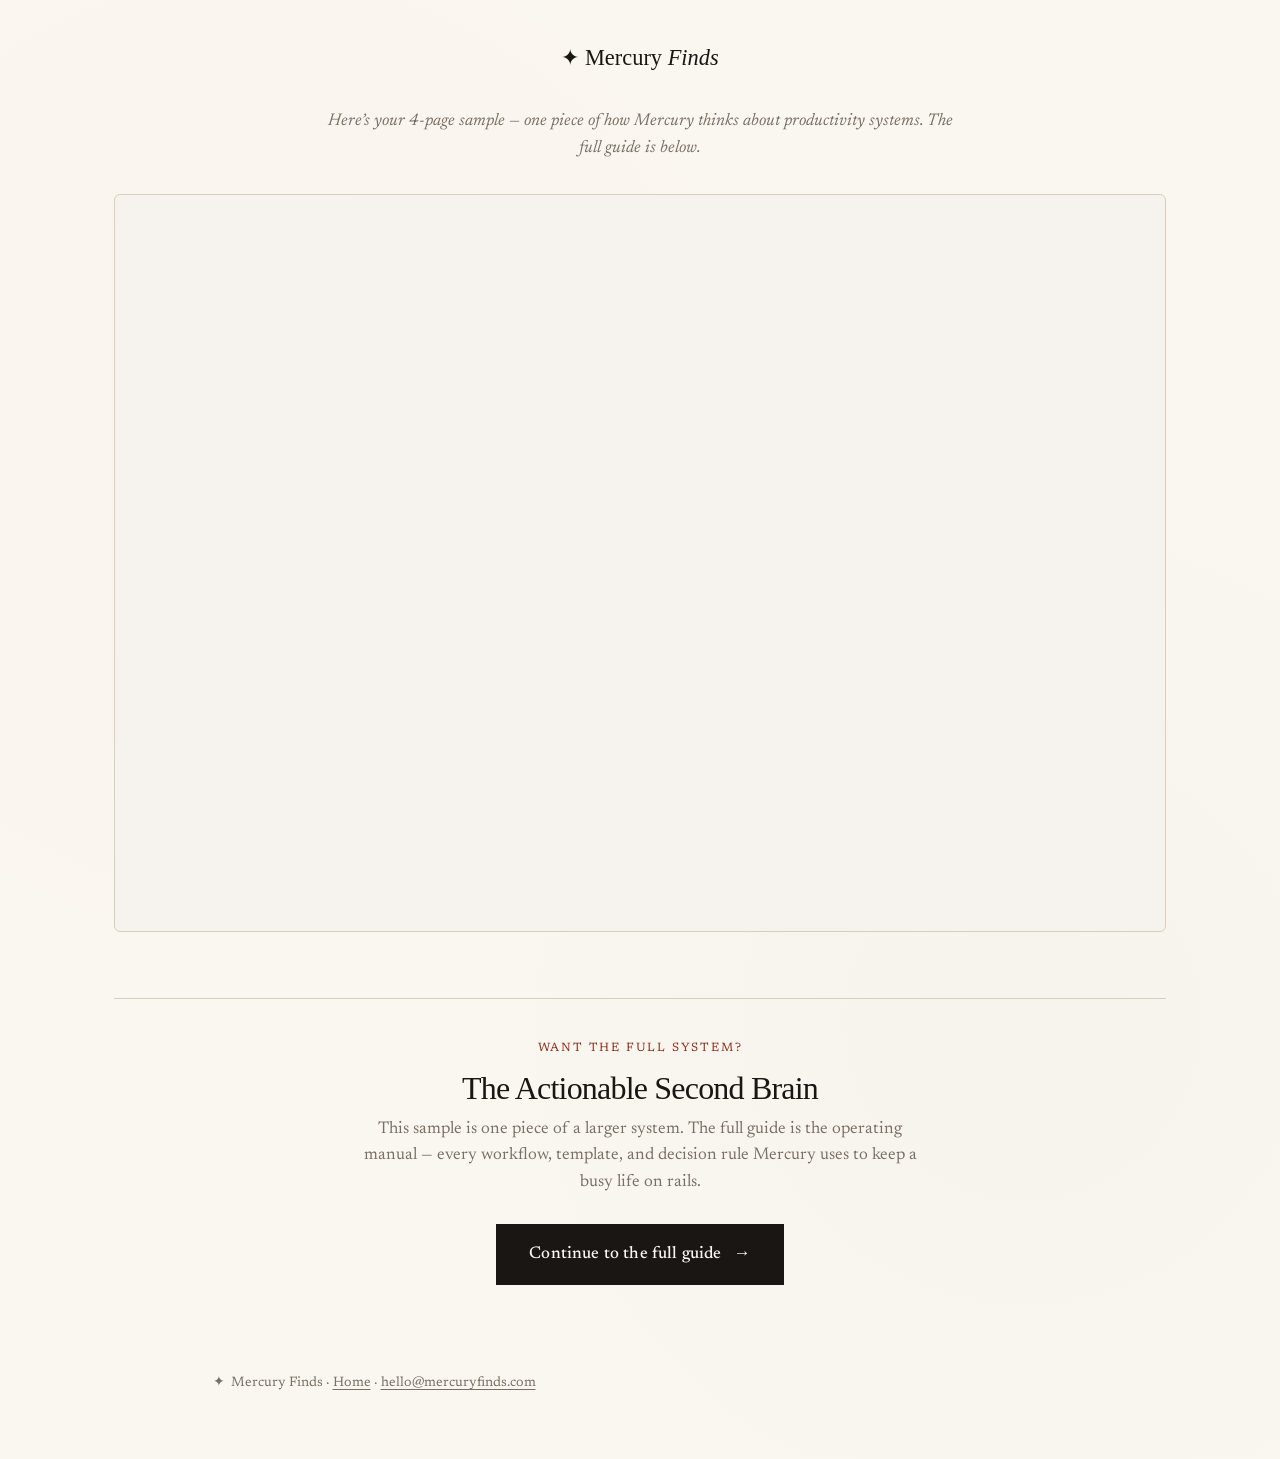
<file: sample.html>
<!doctype html>
<html lang="en">
<head>
  <meta charset="utf-8" />
  <meta name="viewport" content="width=device-width, initial-scale=1" />
  <title>Your sample — Mercury Finds</title>
  <meta name="robots" content="noindex" />
  <link rel="stylesheet" href="/css/design.css" />
  <link rel="stylesheet" href="/css/site.css" />
  <style>
    .sample-page {
      max-width: 1100px;
      margin: 0 auto;
      padding: 2.5rem 1.5rem 4rem;
    }
    .sample-page__header {
      text-align: center;
      margin-bottom: 2rem;
    }
    .sample-page__brand {
      display: inline-flex;
      align-items: center;
      gap: 0.6rem;
      text-decoration: none;
      color: var(--color-ink, #111);
      font-family: var(--font-serif, Georgia, serif);
      font-size: 1.4rem;
    }
    .sample-page__brand img {
      height: 28px;
      width: auto;
    }
    .sample-page__intro {
      text-align: center;
      max-width: 640px;
      margin: 1.5rem auto 2rem;
      font-style: italic;
      color: var(--color-ink-muted, #555);
    }
    .sample-frame {
      width: 100%;
      height: 82vh;
      min-height: 560px;
      border: 1px solid var(--color-rule, #e5e1da);
      border-radius: 6px;
      background: #f6f3ee;
    }
    .sample-cta {
      margin-top: 3.5rem;
      padding: 2.5rem 1.5rem;
      text-align: center;
      border-top: 1px solid var(--color-rule, #e5e1da);
    }
    .sample-cta__eyebrow {
      text-transform: uppercase;
      letter-spacing: 0.15em;
      font-size: 0.75rem;
      color: var(--color-accent-deep, #8a3a1f);
      margin-bottom: 0.75rem;
    }
    .sample-cta__headline {
      font-family: var(--font-serif, Georgia, serif);
      font-size: 2rem;
      margin: 0 0 0.75rem;
      color: var(--color-ink, #111);
    }
    .sample-cta__sub {
      max-width: 560px;
      margin: 0 auto 1.75rem;
      color: var(--color-ink-muted, #555);
      line-height: 1.55;
    }
    .sample-foot {
      margin-top: 3rem;
      text-align: center;
      font-size: 0.85rem;
      color: var(--color-ink-muted, #777);
    }
    .sample-foot a {
      color: inherit;
    }
  </style>
</head>
<body>
  <main class="sample-page">

    <header class="sample-page__header">
      <a class="sample-page__brand" href="/">
        <span>✦ Mercury <em>Finds</em></span>
      </a>
    </header>

    <p class="sample-page__intro">
      Here&rsquo;s your 4-page sample &mdash; one piece of how Mercury thinks about productivity systems.
      The full guide is below.
    </p>

    <iframe
      class="sample-frame"
      src="/assets/sample.pdf#view=FitH&toolbar=1"
      title="Mercury Finds — sample guide"
      loading="eager"></iframe>

    <section class="sample-cta">
      <div class="sample-cta__eyebrow">Want the full system?</div>
      <h2 class="sample-cta__headline">The Actionable Second Brain</h2>
      <p class="sample-cta__sub">
        This sample is one piece of a larger system. The full guide is the operating manual &mdash;
        every workflow, template, and decision rule Mercury uses to keep a busy life on rails.
      </p>
      <a href="https://6343528329202.gumroad.com/l/actionable-second-brain"
         class="btn btn-primary btn-arrow"
         target="_blank"
         rel="noopener">
        Continue to the full guide
      </a>
    </section>

    <footer class="sample-foot">
      <p>
        ✦&nbsp; Mercury Finds &middot;
        <a href="/">Home</a> &middot;
        <a href="mailto:hello@mercuryfinds.com">hello@mercuryfinds.com</a>
      </p>
    </footer>

  </main>
</body>
</html>
</file>
<file: css/design.css>
/* ============================================================
   Mercury Finds — Design System
   Warm editorial. All-serif. Generous space.
   ============================================================ */

@import url('https://fonts.googleapis.com/css2?family=Fraunces:opsz,wght,SOFT,WONK@9..144,300..900,0..100,0..1&family=Newsreader:opsz,wght,ital@6..72,200..800,0;6..72,200..800,1&display=swap');

:root {
  /* ------ Color ------ */
  --color-bg: #FAF7F0;            /* warm cream */
  --color-bg-elev: #F5F0E5;        /* slightly darker cream for cards */
  --color-bg-deep: #EDE5D3;        /* deepest cream for borders/dividers */
  --color-ink: #1A1614;            /* deep warm ink — body text */
  --color-ink-soft: #4A413A;       /* secondary text */
  --color-ink-muted: #7A6F65;      /* tertiary text, captions */
  --color-rule: #D9CFB8;           /* horizontal rules, subtle borders */
  --color-accent: #B8472D;         /* terracotta — links, accents */
  --color-accent-deep: #8F3520;    /* hover state for accent */
  --color-accent-soft: #E8B8A8;    /* subtle accent backgrounds */

  /* ------ Typography ------ */
  --font-display: 'Fraunces', Georgia, 'Times New Roman', serif;
  --font-body: 'Newsreader', Georgia, 'Times New Roman', serif;

  --weight-light: 300;
  --weight-regular: 400;
  --weight-medium: 500;
  --weight-semibold: 600;
  --weight-bold: 700;

  /* Type scale — modular, editorial */
  --type-xs: 0.75rem;     /* 12px — labels, captions */
  --type-sm: 0.875rem;    /* 14px — meta */
  --type-base: 1.0625rem; /* 17px — body, slightly larger for serif readability */
  --type-md: 1.25rem;     /* 20px — pull quotes, lede */
  --type-lg: 1.5rem;      /* 24px — h4 */
  --type-xl: 2rem;        /* 32px — h3 */
  --type-2xl: 2.75rem;    /* 44px — h2 */
  --type-3xl: 4rem;       /* 64px — h1 */
  --type-4xl: 5.5rem;     /* 88px — display hero */

  /* ------ Spacing ------ */
  --space-1: 0.25rem;
  --space-2: 0.5rem;
  --space-3: 0.75rem;
  --space-4: 1rem;
  --space-5: 1.5rem;
  --space-6: 2rem;
  --space-7: 3rem;
  --space-8: 4rem;
  --space-9: 6rem;
  --space-10: 8rem;
  --space-11: 12rem;

  /* ------ Layout ------ */
  --max-width-prose: 65ch;
  --max-width-content: 1100px;
  --max-width-wide: 1320px;

  /* ------ Motion ------ */
  --ease-out: cubic-bezier(0.16, 1, 0.3, 1);
  --ease-in-out: cubic-bezier(0.65, 0, 0.35, 1);
  --duration-fast: 180ms;
  --duration-base: 320ms;
  --duration-slow: 600ms;
}

/* ============================================================
   Reset & base
   ============================================================ */

*, *::before, *::after { box-sizing: border-box; }

html {
  scroll-behavior: smooth;
  -webkit-text-size-adjust: 100%;
}

body {
  margin: 0;
  background: var(--color-bg);
  color: var(--color-ink);
  font-family: var(--font-body);
  font-size: var(--type-base);
  font-weight: var(--weight-regular);
  line-height: 1.6;
  font-feature-settings: 'kern', 'liga', 'calt';
  -webkit-font-smoothing: antialiased;
  -moz-osx-font-smoothing: grayscale;
  text-rendering: optimizeLegibility;
  /* Subtle paper grain for warm editorial feel */
  background-image:
    radial-gradient(circle at 20% 30%, rgba(184, 71, 45, 0.015) 0%, transparent 40%),
    radial-gradient(circle at 80% 70%, rgba(26, 22, 20, 0.015) 0%, transparent 40%);
  min-height: 100vh;
}

/* ============================================================
   Typography
   ============================================================ */

h1, h2, h3, h4, h5, h6 {
  font-family: var(--font-display);
  font-weight: var(--weight-medium);
  line-height: 1.08;
  letter-spacing: -0.02em;
  color: var(--color-ink);
  margin: 0;
  /* Fraunces variable axes for editorial feel */
  font-variation-settings: 'opsz' 144, 'SOFT' 30, 'WONK' 0;
}

h1 {
  font-size: var(--type-3xl);
  font-weight: var(--weight-light);
  letter-spacing: -0.035em;
}

.h-display {
  font-size: var(--type-4xl);
  font-weight: var(--weight-light);
  letter-spacing: -0.045em;
  line-height: 0.95;
  font-variation-settings: 'opsz' 144, 'SOFT' 50, 'WONK' 1;
}

h2 {
  font-size: var(--type-2xl);
  font-weight: var(--weight-medium);
  letter-spacing: -0.025em;
}

h3 {
  font-size: var(--type-xl);
  font-weight: var(--weight-medium);
}

h4 {
  font-size: var(--type-lg);
  font-weight: var(--weight-semibold);
  letter-spacing: -0.01em;
}

p {
  margin: 0 0 var(--space-5) 0;
  max-width: var(--max-width-prose);
  font-feature-settings: 'kern', 'liga', 'onum';  /* old-style numerals for editorial feel */
}

p:last-child { margin-bottom: 0; }

.lede {
  font-size: var(--type-md);
  line-height: 1.5;
  color: var(--color-ink-soft);
  font-weight: var(--weight-regular);
  font-style: italic;
  font-family: var(--font-body);
}

a {
  color: var(--color-accent);
  text-decoration: underline;
  text-decoration-thickness: 1px;
  text-underline-offset: 0.2em;
  transition: color var(--duration-fast) var(--ease-out);
}

a:hover { color: var(--color-accent-deep); }

em { font-style: italic; }
strong { font-weight: var(--weight-semibold); color: var(--color-ink); }

/* Editorial markers — small caps labels, eyebrow text */
.eyebrow {
  font-family: var(--font-body);
  font-size: var(--type-xs);
  font-weight: var(--weight-semibold);
  letter-spacing: 0.18em;
  text-transform: uppercase;
  color: var(--color-accent);
  margin-bottom: var(--space-4);
  display: inline-block;
}

.dropcap::first-letter {
  font-family: var(--font-display);
  font-weight: var(--weight-medium);
  font-size: 4.5em;
  float: left;
  line-height: 0.85;
  margin: 0.05em 0.08em 0 -0.05em;
  color: var(--color-accent);
  font-variation-settings: 'opsz' 144, 'SOFT' 80, 'WONK' 1;
}

/* ============================================================
   Layout primitives
   ============================================================ */

.container {
  width: 100%;
  max-width: var(--max-width-content);
  margin: 0 auto;
  padding: 0 var(--space-6);
}

.container-wide {
  width: 100%;
  max-width: var(--max-width-wide);
  margin: 0 auto;
  padding: 0 var(--space-6);
}

.container-prose {
  width: 100%;
  max-width: var(--max-width-prose);
  margin: 0 auto;
  padding: 0 var(--space-6);
}

section { padding: var(--space-9) 0; }

.rule {
  height: 1px;
  background: var(--color-rule);
  margin: var(--space-8) 0;
  border: none;
}

.rule-ornamental {
  display: flex;
  align-items: center;
  justify-content: center;
  margin: var(--space-8) 0;
  color: var(--color-accent);
  font-family: var(--font-display);
  font-size: var(--type-lg);
  letter-spacing: 0.5em;
  font-style: italic;
  font-weight: var(--weight-light);
}

.rule-ornamental::before,
.rule-ornamental::after {
  content: '';
  flex: 1;
  height: 1px;
  background: var(--color-rule);
  margin: 0 var(--space-5);
}

/* ============================================================
   Buttons
   ============================================================ */

.btn {
  display: inline-flex;
  align-items: center;
  gap: var(--space-3);
  padding: var(--space-4) var(--space-6);
  font-family: var(--font-body);
  font-size: var(--type-base);
  font-weight: var(--weight-medium);
  letter-spacing: 0.01em;
  text-decoration: none;
  border: 1px solid transparent;
  border-radius: 0;
  cursor: pointer;
  transition: all var(--duration-base) var(--ease-out);
  white-space: nowrap;
}

.btn-primary {
  background: var(--color-ink);
  color: var(--color-bg);
  border-color: var(--color-ink);
}

.btn-primary:hover {
  background: var(--color-accent);
  border-color: var(--color-accent);
  color: var(--color-bg);
  transform: translateY(-1px);
}

.btn-secondary {
  background: transparent;
  color: var(--color-ink);
  border-color: var(--color-ink);
}

.btn-secondary:hover {
  background: var(--color-ink);
  color: var(--color-bg);
}

.btn-ghost {
  background: transparent;
  color: var(--color-accent);
  border-color: transparent;
  text-decoration: underline;
  text-underline-offset: 0.3em;
  padding: 0;
}

.btn-ghost:hover { color: var(--color-accent-deep); }

.btn-arrow::after {
  content: '→';
  font-family: var(--font-body);
  transition: transform var(--duration-base) var(--ease-out);
}

.btn-arrow:hover::after { transform: translateX(4px); }

/* ============================================================
   Forms
   ============================================================ */

.form-row {
  display: flex;
  gap: var(--space-3);
  flex-wrap: wrap;
}

input[type="email"], input[type="text"] {
  flex: 1;
  min-width: 240px;
  padding: var(--space-4) var(--space-5);
  font-family: var(--font-body);
  font-size: var(--type-base);
  background: var(--color-bg);
  color: var(--color-ink);
  border: 1px solid var(--color-rule);
  border-radius: 0;
  transition: border-color var(--duration-fast) var(--ease-out);
}

input[type="email"]:focus, input[type="text"]:focus {
  outline: none;
  border-color: var(--color-ink);
}

input::placeholder { color: var(--color-ink-muted); font-style: italic; }

/* ============================================================
   Animation utilities
   ============================================================ */

@keyframes fade-up {
  from { opacity: 0; transform: translateY(20px); }
  to { opacity: 1; transform: translateY(0); }
}

@keyframes fade-in {
  from { opacity: 0; }
  to { opacity: 1; }
}

.fade-up { animation: fade-up 800ms var(--ease-out) both; }
.fade-in { animation: fade-in 800ms var(--ease-out) both; }

.delay-1 { animation-delay: 100ms; }
.delay-2 { animation-delay: 200ms; }
.delay-3 { animation-delay: 350ms; }
.delay-4 { animation-delay: 500ms; }
.delay-5 { animation-delay: 700ms; }

/* ============================================================
   Responsive — mobile first refinements
   ============================================================ */

@media (max-width: 768px) {
  :root {
    --type-3xl: 2.75rem;
    --type-4xl: 3.5rem;
    --type-2xl: 2rem;
    --type-xl: 1.5rem;
    --space-9: 4rem;
    --space-10: 5rem;
  }

  .container, .container-wide, .container-prose {
    padding: 0 var(--space-5);
  }

  section { padding: var(--space-8) 0; }
}

@media (max-width: 480px) {
  :root {
    --type-3xl: 2.25rem;
    --type-4xl: 2.75rem;
  }

  .form-row { flex-direction: column; }
  input[type="email"], input[type="text"] { min-width: 0; width: 100%; }
}

/* Reduced motion preferences */
@media (prefers-reduced-motion: reduce) {
  *, *::before, *::after {
    animation-duration: 0.01ms !important;
    transition-duration: 0.01ms !important;
  }
  html { scroll-behavior: auto; }
}
</file>
<file: css/site.css>
/* ============================================================
   Mercury Finds — Site Components
   Header, footer, hero, cards, etc.
   ============================================================ */

/* ============================================================
   Header
   ============================================================ */

.site-header {
  padding: var(--space-5) 0;
  border-bottom: 1px solid var(--color-rule);
  position: sticky;
  top: 0;
  background: rgba(250, 247, 240, 0.92);
  backdrop-filter: blur(10px);
  -webkit-backdrop-filter: blur(10px);
  z-index: 100;
}

.site-header__inner {
  display: flex;
  align-items: center;
  justify-content: space-between;
  gap: var(--space-6);
}

.site-logo {
  display: flex;
  align-items: baseline;
  gap: var(--space-3);
  text-decoration: none;
  color: var(--color-ink);
}

.site-logo__mark {
  width: 28px;
  height: 28px;
  display: inline-block;
  align-self: center;
}

.site-logo__name {
  font-family: var(--font-display);
  font-size: var(--type-lg);
  font-weight: var(--weight-medium);
  letter-spacing: -0.02em;
  font-variation-settings: 'opsz' 144, 'SOFT' 50, 'WONK' 1;
}

.site-logo__name em {
  font-style: italic;
  color: var(--color-accent);
  font-weight: var(--weight-light);
}

.site-nav {
  display: flex;
  align-items: center;
  gap: var(--space-6);
}

.site-nav a {
  color: var(--color-ink);
  text-decoration: none;
  font-size: var(--type-sm);
  letter-spacing: 0.02em;
  position: relative;
  transition: color var(--duration-fast) var(--ease-out);
}

.site-nav a::after {
  content: '';
  position: absolute;
  bottom: -4px; left: 0;
  width: 0; height: 1px;
  background: var(--color-accent);
  transition: width var(--duration-base) var(--ease-out);
}

.site-nav a:hover { color: var(--color-accent); }
.site-nav a:hover::after { width: 100%; }

.site-nav a.active { color: var(--color-accent); }
.site-nav a.active::after { width: 100%; }

.nav-toggle {
  display: none;
  background: none;
  border: none;
  cursor: pointer;
  padding: var(--space-2);
  color: var(--color-ink);
}

@media (max-width: 768px) {
  .site-nav {
    display: none;
    position: absolute;
    top: 100%; left: 0; right: 0;
    background: var(--color-bg);
    border-bottom: 1px solid var(--color-rule);
    flex-direction: column;
    align-items: stretch;
    padding: var(--space-5);
    gap: var(--space-4);
  }

  .site-nav.open { display: flex; }

  .nav-toggle { display: block; }
}

/* ============================================================
   Hero — homepage
   ============================================================ */

.hero {
  padding: var(--space-10) 0 var(--space-9);
  position: relative;
  overflow: hidden;
}

.hero__inner {
  display: grid;
  grid-template-columns: 1.4fr 1fr;
  gap: var(--space-9);
  align-items: end;
}

.hero__content { max-width: 720px; }

.hero__title {
  font-size: var(--type-4xl);
  font-weight: var(--weight-light);
  letter-spacing: -0.045em;
  line-height: 0.92;
  font-variation-settings: 'opsz' 144, 'SOFT' 50, 'WONK' 1;
  margin-bottom: var(--space-6);
}

.hero__title em {
  font-style: italic;
  color: var(--color-accent);
  font-weight: var(--weight-light);
}

.hero__lede {
  font-size: var(--type-md);
  line-height: 1.45;
  color: var(--color-ink-soft);
  font-style: italic;
  max-width: 580px;
  margin-bottom: var(--space-7);
}

.hero__actions {
  display: flex;
  gap: var(--space-5);
  align-items: center;
  flex-wrap: wrap;
}

.hero__aside {
  border-left: 1px solid var(--color-rule);
  padding-left: var(--space-7);
  padding-bottom: var(--space-2);
}

.hero__aside p {
  font-size: var(--type-sm);
  color: var(--color-ink-muted);
  line-height: 1.55;
  margin-bottom: var(--space-3);
}

.hero__aside .signature {
  font-family: var(--font-display);
  font-size: var(--type-base);
  font-style: italic;
  color: var(--color-ink);
  margin-top: var(--space-4);
  font-variation-settings: 'opsz' 36, 'SOFT' 70, 'WONK' 1;
}

@media (max-width: 1024px) {
  .hero__inner { grid-template-columns: 1fr; gap: var(--space-7); }
  .hero__aside { border-left: none; border-top: 1px solid var(--color-rule); padding-left: 0; padding-top: var(--space-6); }
}

/* ============================================================
   Section heading — editorial pattern
   ============================================================ */

.section-heading {
  display: flex;
  align-items: baseline;
  gap: var(--space-5);
  margin-bottom: var(--space-7);
}

.section-heading__number {
  font-family: var(--font-display);
  font-size: var(--type-base);
  font-weight: var(--weight-light);
  font-style: italic;
  color: var(--color-accent);
  font-variation-settings: 'opsz' 36, 'SOFT' 50, 'WONK' 1;
  white-space: nowrap;
}

.section-heading__title {
  font-size: var(--type-2xl);
  font-weight: var(--weight-medium);
  letter-spacing: -0.025em;
  margin: 0;
}

.section-heading__rule {
  flex: 1;
  height: 1px;
  background: var(--color-rule);
  margin-bottom: 0.6em;
}

/* ============================================================
   Bundle / product cards
   ============================================================ */

/* [grid-2x2] Desktop default switched from 3-col to 2-col for 4-card layout */
.bundle-grid {
  display: grid;
  grid-template-columns: repeat(2, 1fr);
  gap: var(--space-6);
  margin-top: var(--space-7);
  max-width: 1100px;
  margin-left: auto;
  margin-right: auto;
}

@media (max-width: 1024px) {
  .bundle-grid { grid-template-columns: repeat(2, 1fr); }
}

@media (max-width: 640px) {
  .bundle-grid { grid-template-columns: 1fr; }
}

.bundle-card {
  background: var(--color-bg-elev);
  border: 1px solid var(--color-rule);
  padding: var(--space-7);
  display: flex;
  flex-direction: column;
  gap: var(--space-5);
  transition: all var(--duration-base) var(--ease-out);
  position: relative;
  text-decoration: none;
  color: var(--color-ink);
}

.bundle-card:hover {
  background: var(--color-bg);
  border-color: var(--color-ink);
  transform: translateY(-3px);
  box-shadow: 0 24px 48px -16px rgba(26, 22, 20, 0.12);
  color: var(--color-ink);
}

.bundle-card--featured {
  background: var(--color-ink);
  color: var(--color-bg);
  border-color: var(--color-ink);
}

.bundle-card--featured:hover {
  background: var(--color-ink);
  color: var(--color-bg);
  border-color: var(--color-accent);
}

.bundle-card--featured .bundle-card__price,
.bundle-card--featured .bundle-card__title,
.bundle-card--featured .bundle-card__items li {
  color: var(--color-bg);
}

.bundle-card--featured .bundle-card__eyebrow { color: var(--color-accent-soft); }
.bundle-card--featured .bundle-card__items li::before { color: var(--color-accent-soft); }

.bundle-card__eyebrow {
  font-family: var(--font-body);
  font-size: var(--type-xs);
  font-weight: var(--weight-semibold);
  letter-spacing: 0.18em;
  text-transform: uppercase;
  color: var(--color-accent);
}

.bundle-card__title {
  font-family: var(--font-display);
  font-size: var(--type-xl);
  font-weight: var(--weight-medium);
  line-height: 1.15;
  letter-spacing: -0.015em;
  margin: 0;
}

.bundle-card__price {
  font-family: var(--font-display);
  font-size: var(--type-3xl);
  font-weight: var(--weight-light);
  font-variation-settings: 'opsz' 144, 'SOFT' 30, 'WONK' 0;
  letter-spacing: -0.03em;
  line-height: 1;
}

.bundle-card__price-note {
  font-family: var(--font-body);
  font-size: var(--type-sm);
  color: var(--color-ink-muted);
  font-style: italic;
}

.bundle-card--featured .bundle-card__price-note { color: var(--color-accent-soft); }

.bundle-card__items {
  list-style: none;
  padding: 0;
  margin: 0;
  display: flex;
  flex-direction: column;
  gap: var(--space-3);
}

.bundle-card__items li {
  font-size: var(--type-sm);
  line-height: 1.45;
  padding-left: var(--space-5);
  position: relative;
  color: var(--color-ink-soft);
}

.bundle-card__items li::before {
  content: '✦';
  position: absolute;
  left: 0; top: 0;
  color: var(--color-accent);
  font-size: 0.8em;
}

.bundle-card__cta {
  margin-top: auto;
  font-family: var(--font-body);
  font-size: var(--type-sm);
  font-weight: var(--weight-semibold);
  letter-spacing: 0.05em;
  text-transform: uppercase;
  color: var(--color-accent);
  display: flex;
  align-items: center;
  gap: var(--space-2);
  padding-top: var(--space-3);
  border-top: 1px solid var(--color-rule);
}

.bundle-card--featured .bundle-card__cta {
  color: var(--color-accent-soft);
  border-top-color: rgba(232, 184, 168, 0.2);
}

.bundle-card__cta::after {
  content: '→';
  transition: transform var(--duration-base) var(--ease-out);
}

.bundle-card:hover .bundle-card__cta::after { transform: translateX(4px); }

/* ============================================================
   Story section — Joseph & Mercury
   ============================================================ */

.story {
  padding: var(--space-10) 0;
  background: var(--color-bg-elev);
  border-top: 1px solid var(--color-rule);
  border-bottom: 1px solid var(--color-rule);
}

.story__inner {
  display: grid;
  grid-template-columns: 1fr 1.5fr;
  gap: var(--space-9);
  align-items: start;
}

.story__label {
  font-family: var(--font-body);
  font-size: var(--type-xs);
  font-weight: var(--weight-semibold);
  letter-spacing: 0.2em;
  text-transform: uppercase;
  color: var(--color-accent);
}

.story__title {
  font-size: var(--type-3xl);
  font-weight: var(--weight-light);
  font-style: italic;
  letter-spacing: -0.035em;
  line-height: 1;
  margin-top: var(--space-4);
  font-variation-settings: 'opsz' 144, 'SOFT' 80, 'WONK' 1;
}

.story__title em {
  font-style: normal;
  color: var(--color-accent);
}

.story__body p {
  font-size: var(--type-md);
  line-height: 1.55;
  color: var(--color-ink-soft);
  margin-bottom: var(--space-5);
}

.story__body p:first-child { color: var(--color-ink); }

.story__body p strong { color: var(--color-ink); }

.story__attribution {
  font-family: var(--font-display);
  font-style: italic;
  font-size: var(--type-base);
  color: var(--color-ink);
  margin-top: var(--space-5);
  display: flex;
  align-items: center;
  gap: var(--space-3);
  font-variation-settings: 'opsz' 36, 'SOFT' 70, 'WONK' 1;
}

.story__attribution::before {
  content: '';
  display: inline-block;
  width: 30px;
  height: 1px;
  background: var(--color-accent);
}

@media (max-width: 1024px) {
  .story__inner { grid-template-columns: 1fr; gap: var(--space-6); }
}

/* ============================================================
   Newsletter / email capture
   ============================================================ */

.newsletter {
  padding: var(--space-10) 0;
  text-align: left;
}

.newsletter__inner {
  max-width: 720px;
  margin: 0 auto;
  text-align: center;
}

.newsletter__title {
  font-size: var(--type-3xl);
  font-weight: var(--weight-light);
  font-style: italic;
  letter-spacing: -0.03em;
  line-height: 1.05;
  margin-bottom: var(--space-5);
  font-variation-settings: 'opsz' 144, 'SOFT' 80, 'WONK' 1;
}

.newsletter__title em {
  font-style: normal;
  color: var(--color-accent);
}

.newsletter__lede {
  font-size: var(--type-md);
  color: var(--color-ink-soft);
  margin-bottom: var(--space-7);
  line-height: 1.5;
}

.newsletter__form {
  display: flex;
  gap: var(--space-3);
  max-width: 520px;
  margin: 0 auto;
  flex-wrap: wrap;
  justify-content: center;
}

.newsletter__note {
  font-size: var(--type-sm);
  color: var(--color-ink-muted);
  margin-top: var(--space-5);
  font-style: italic;
}

.newsletter__success {
  display: none;
  padding: var(--space-6);
  background: var(--color-bg-elev);
  border: 1px solid var(--color-accent);
  margin-top: var(--space-5);
  font-family: var(--font-display);
  font-style: italic;
  font-size: var(--type-md);
  color: var(--color-ink);
}

.newsletter__success.show { display: block; animation: fade-up 600ms var(--ease-out) both; }

/* ============================================================
   Manifesto — what we believe / why we exist
   ============================================================ */

.manifesto {
  padding: var(--space-10) 0;
}

.manifesto__inner {
  max-width: var(--max-width-prose);
  margin: 0 auto;
}

.manifesto__list {
  list-style: none;
  padding: 0;
  margin: var(--space-7) 0 0;
  counter-reset: manifesto;
}

.manifesto__list li {
  counter-increment: manifesto;
  padding: var(--space-6) 0;
  border-bottom: 1px solid var(--color-rule);
  display: grid;
  grid-template-columns: auto 1fr;
  gap: var(--space-5);
  align-items: baseline;
}

.manifesto__list li:last-child { border-bottom: none; }

.manifesto__list li::before {
  content: counter(manifesto, decimal-leading-zero);
  font-family: var(--font-display);
  font-size: var(--type-md);
  font-weight: var(--weight-light);
  font-style: italic;
  color: var(--color-accent);
  font-variation-settings: 'opsz' 36, 'SOFT' 50, 'WONK' 1;
  min-width: 2ch;
}

.manifesto__list h4 {
  font-family: var(--font-display);
  font-size: var(--type-lg);
  font-weight: var(--weight-medium);
  margin: 0 0 var(--space-2);
  letter-spacing: -0.01em;
}

.manifesto__list p {
  font-size: var(--type-base);
  color: var(--color-ink-soft);
  line-height: 1.55;
  margin: 0;
}

/* ============================================================
   Footer
   ============================================================ */

.site-footer {
  background: var(--color-ink);
  color: var(--color-bg);
  padding: var(--space-9) 0 var(--space-6);
  margin-top: var(--space-9);
}

.site-footer a { color: var(--color-bg); }
.site-footer a:hover { color: var(--color-accent-soft); }

.site-footer__inner {
  display: grid;
  grid-template-columns: 2fr 1fr 1fr 1fr;
  gap: var(--space-7);
  padding-bottom: var(--space-7);
  border-bottom: 1px solid rgba(250, 247, 240, 0.15);
}

.site-footer__brand .site-logo { color: var(--color-bg); }
.site-footer__brand p {
  font-size: var(--type-sm);
  color: rgba(250, 247, 240, 0.7);
  max-width: 360px;
  margin-top: var(--space-4);
  font-style: italic;
  line-height: 1.55;
}

.site-footer__col h5 {
  font-family: var(--font-body);
  font-size: var(--type-xs);
  font-weight: var(--weight-semibold);
  letter-spacing: 0.18em;
  text-transform: uppercase;
  color: var(--color-accent-soft);
  margin: 0 0 var(--space-4);
}

.site-footer__col ul {
  list-style: none;
  padding: 0;
  margin: 0;
  display: flex;
  flex-direction: column;
  gap: var(--space-3);
}

.site-footer__col a {
  font-size: var(--type-sm);
  text-decoration: none;
  border-bottom: 1px solid transparent;
  transition: border-color var(--duration-fast) var(--ease-out);
}

.site-footer__col a:hover { border-bottom-color: var(--color-accent-soft); }

.site-footer__bottom {
  display: flex;
  justify-content: space-between;
  padding-top: var(--space-5);
  font-size: var(--type-xs);
  color: rgba(250, 247, 240, 0.5);
  flex-wrap: wrap;
  gap: var(--space-4);
}

@media (max-width: 768px) {
  .site-footer__inner { grid-template-columns: 1fr 1fr; gap: var(--space-6); }
  .site-footer__brand { grid-column: 1 / -1; }
}

@media (max-width: 480px) {
  .site-footer__inner { grid-template-columns: 1fr; }
}
</file>
